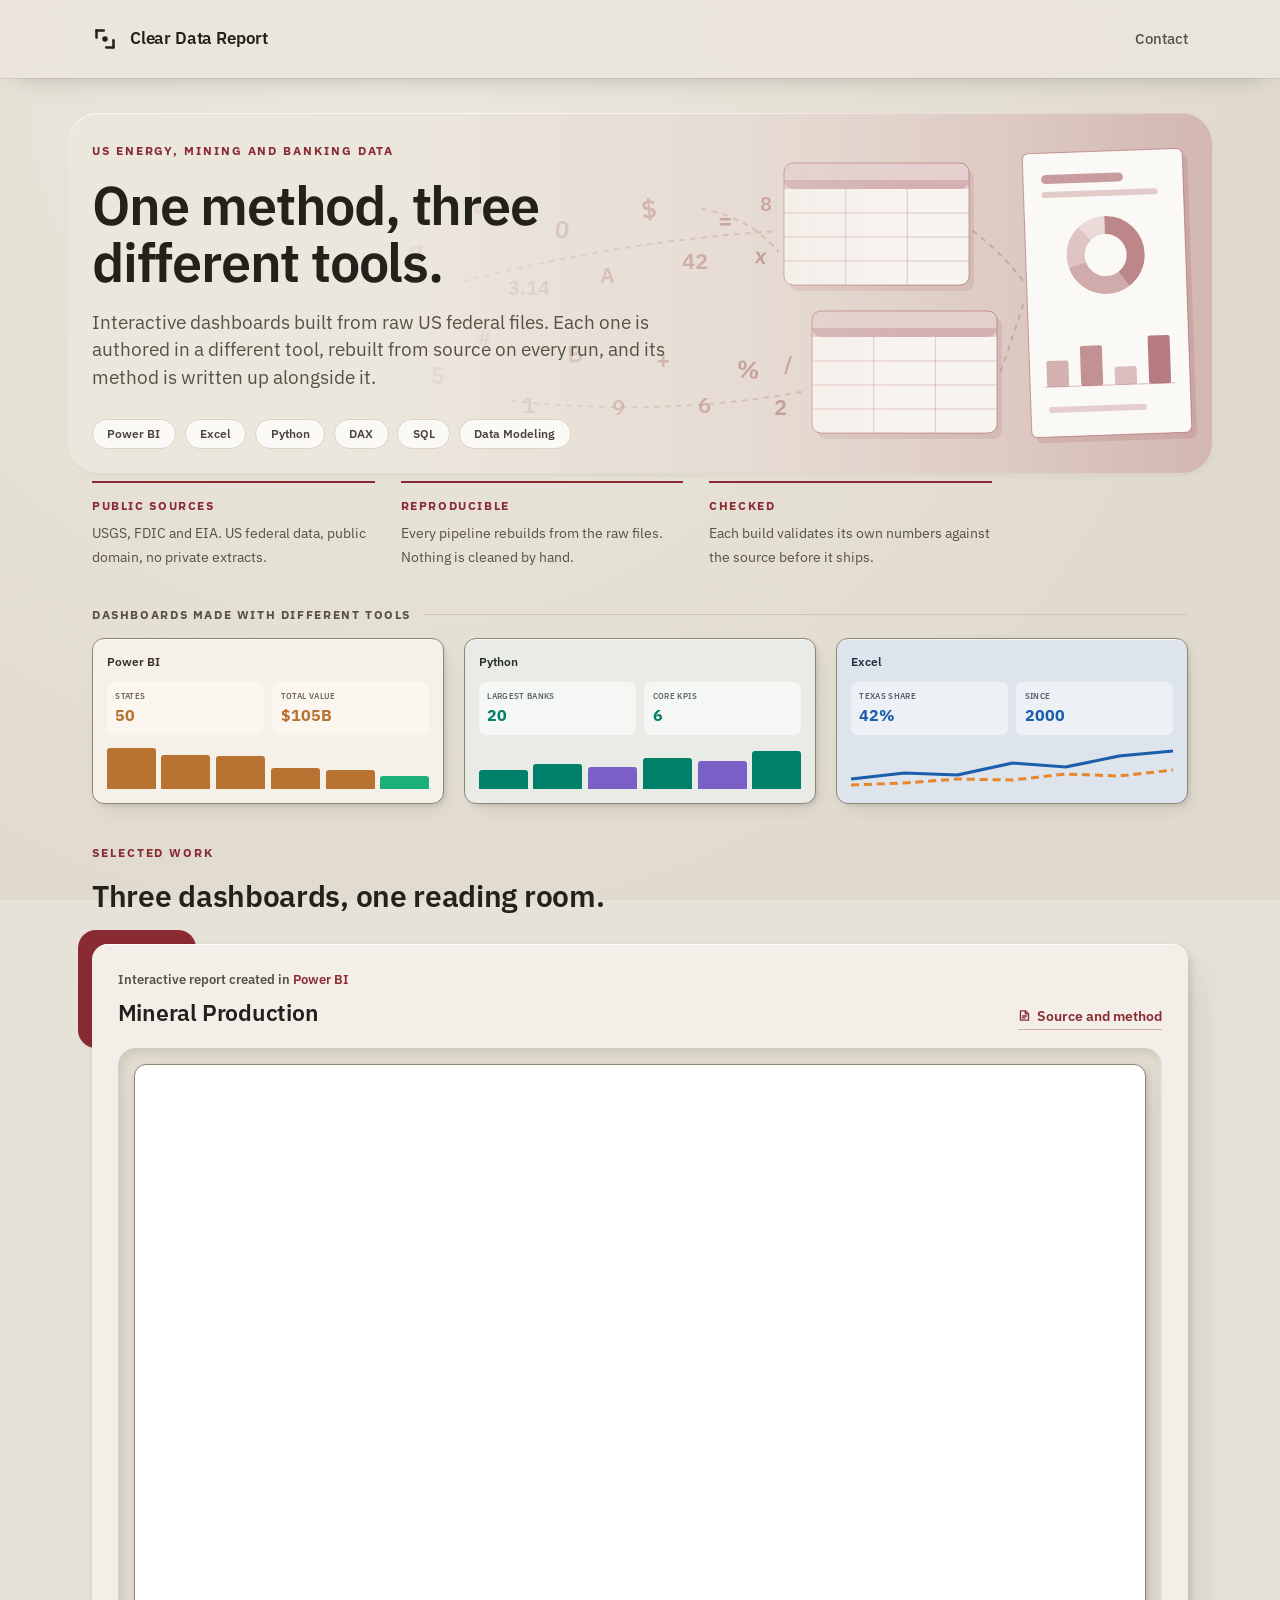
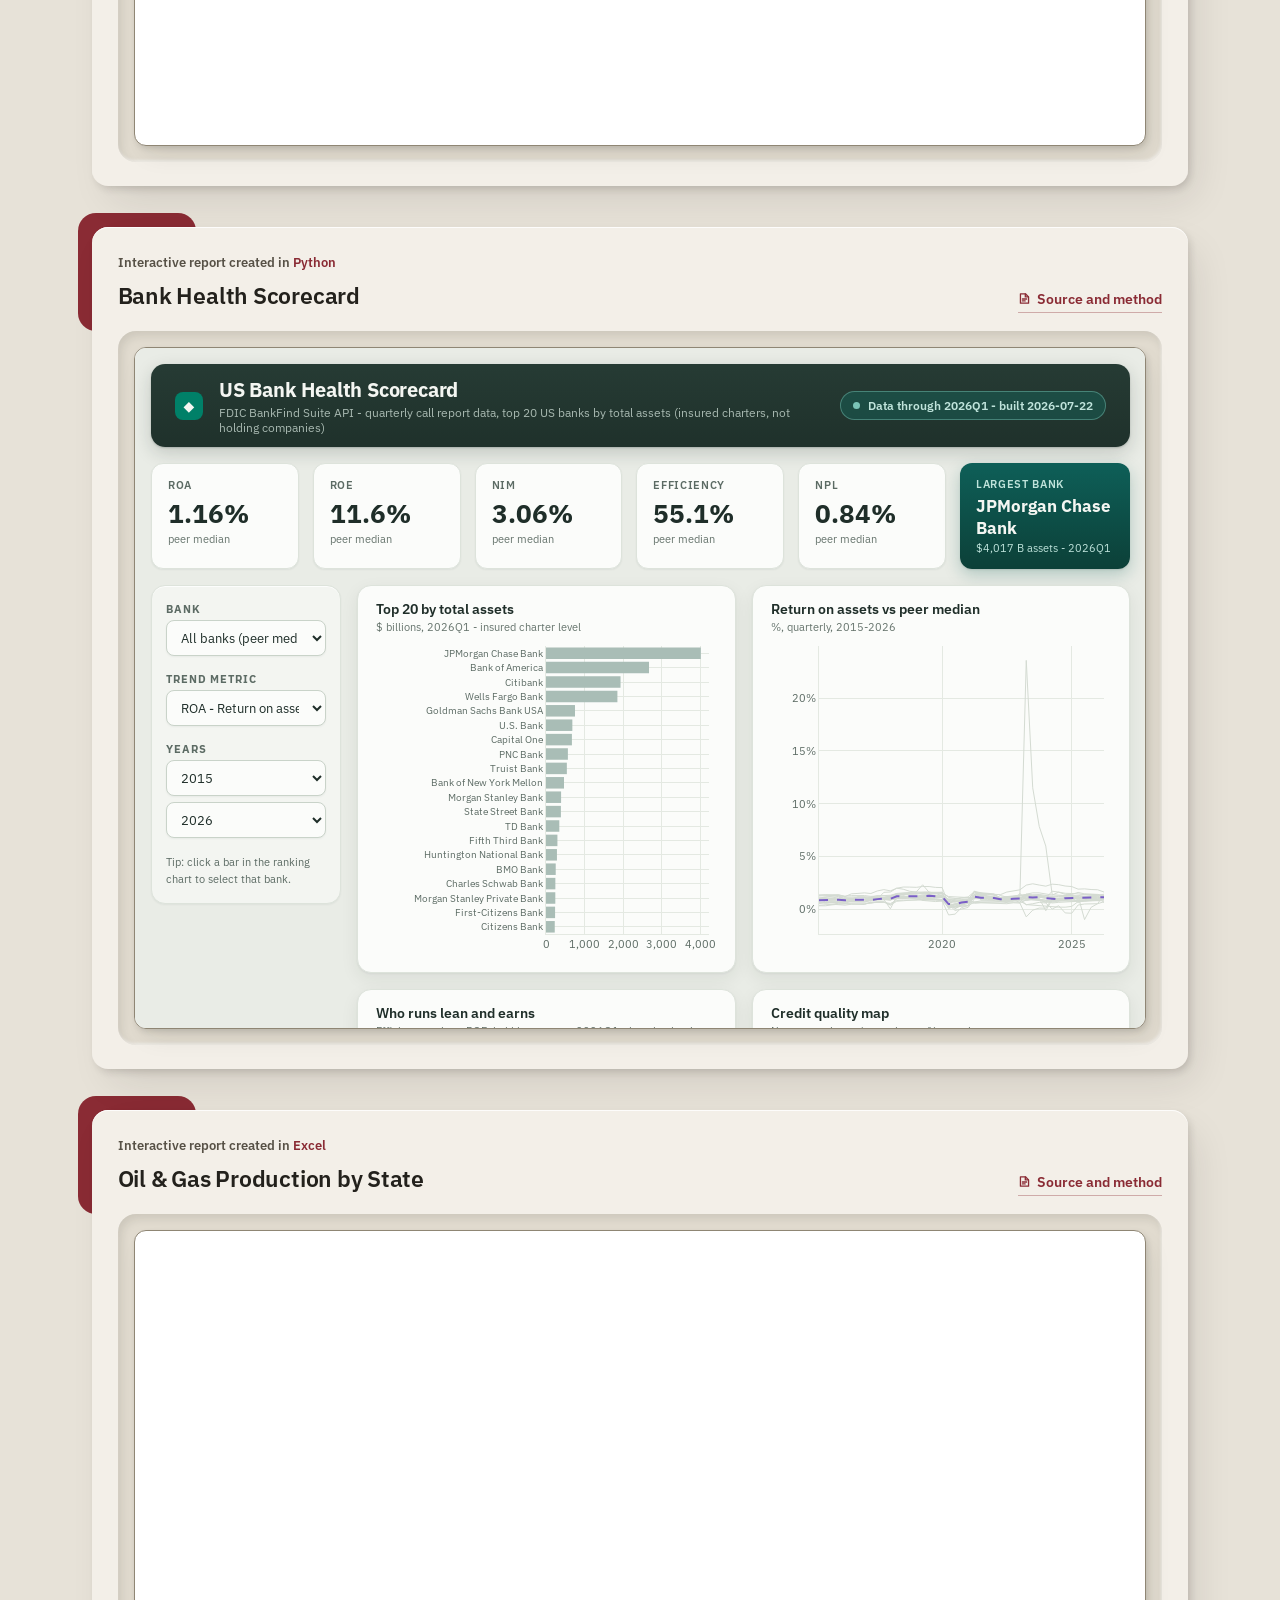
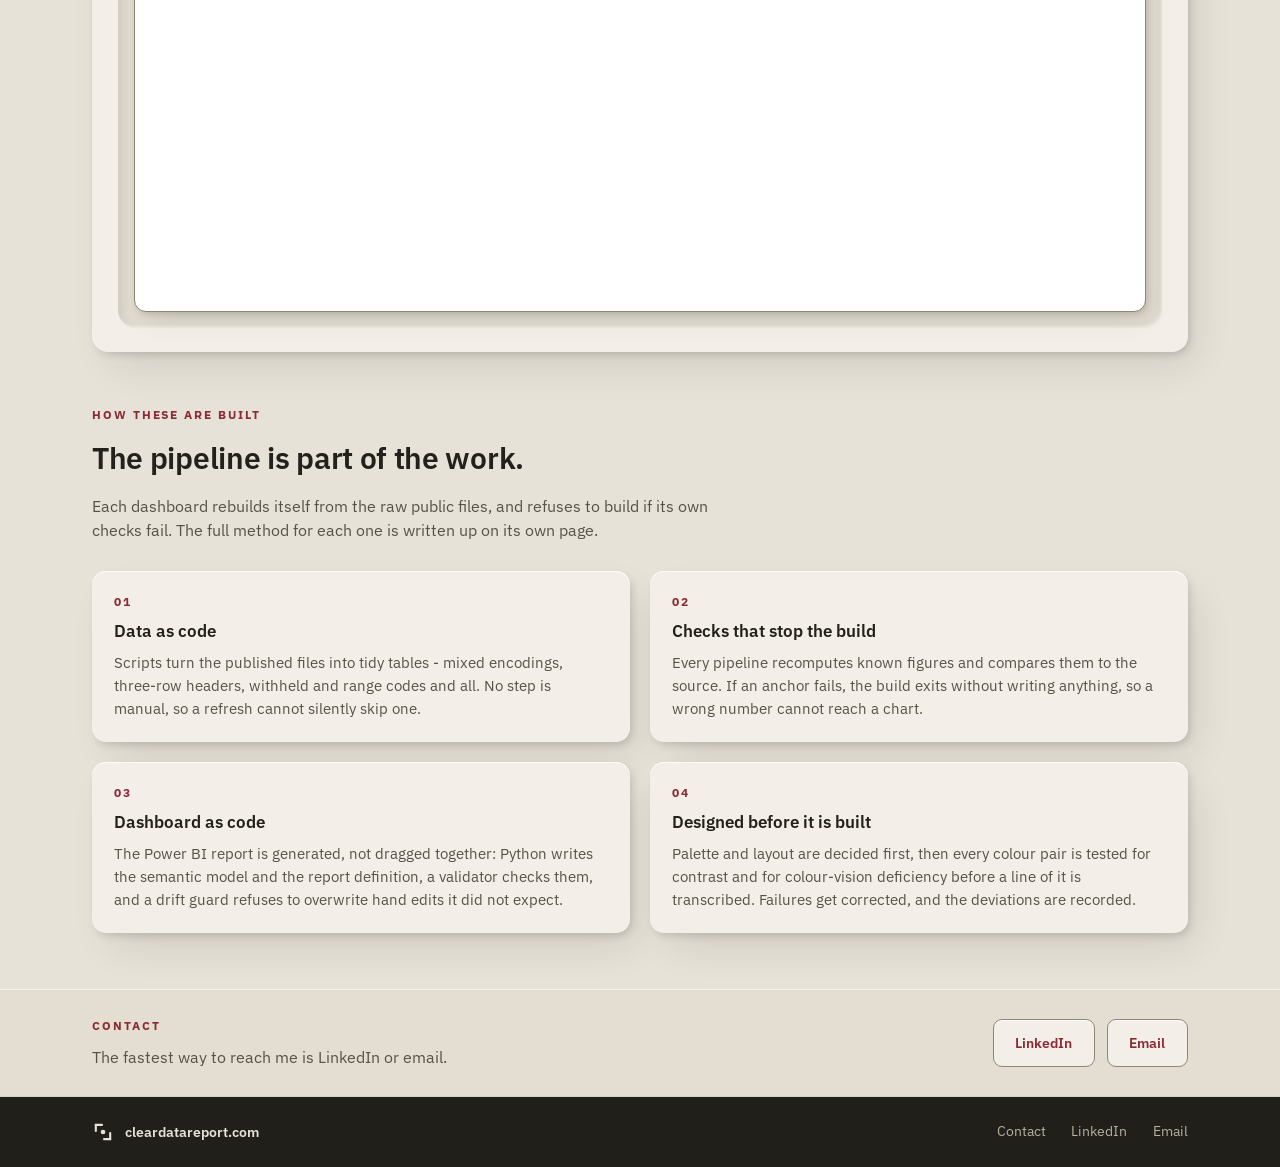
<file: index.html>
<!DOCTYPE html>
<html lang="en">
<head>
  <meta charset="UTF-8" />
  <meta name="viewport" content="width=device-width, initial-scale=1.0" />
  <title>Clear Data Report | Data Analytics Portfolio</title>
  <meta name="description" content="Clear Data Report - interactive dashboards on US federal energy, mining and banking data. Built in Power BI, Python and Excel, each rebuilt from source with its method written up." />

  <!-- Brand / social -->
  <link rel="icon" type="image/svg+xml" href="assets/favicon.svg" />
  <meta name="theme-color" content="#E7E2D8" />
  <meta property="og:type" content="website" />
  <meta property="og:title" content="Clear Data Report | Data Analytics Portfolio" />
  <meta property="og:description" content="Interactive dashboards on US federal energy, mining and banking data. Built in Power BI, Python and Excel, each with its method written up." />
  <meta property="og:url" content="https://cleardatareport.com" />
  <meta property="og:image" content="https://cleardatareport.com/assets/og-image.png" />
  <meta property="og:image:width" content="1200" />
  <meta property="og:image:height" content="630" />
  <meta name="twitter:card" content="summary_large_image" />
  <meta name="twitter:title" content="Clear Data Report | Data Analytics Portfolio" />
  <meta name="twitter:description" content="Interactive dashboards on US federal energy, mining and banking data. Built in Power BI, Python and Excel, each with its method written up." />
  <meta name="twitter:image" content="https://cleardatareport.com/assets/og-image.png" />

  <style>
    /* ===== Font (self-hosted, no external calls) ===== */
    @font-face {
      font-family: 'IBM Plex Sans';
      src: url('assets/fonts/IBMPlexSans-latin-var.woff2') format('woff2');
      font-weight: 400 700;
      font-style: normal;
      font-display: swap;
    }

    *, *::before, *::after { box-sizing: border-box; margin: 0; padding: 0; }

    /* ===== Bone Ledger palette =====
       Warm paper, graphite ink, one claret mark. Light source upper-left.
       Depth built from lightness + two-layer shadows, never blur.
       All text pairs validated WCAG AA (see the vault note). Deviations from the
       Claude Design export: --muted darkened to #575146 (design's #6E6656 was
       4.40:1 on canvas, under 4.5). */
    :root {
      --canvas: #E7E2D8;
      --header-bg: #EBE6DD;
      --card: #F3EFE8;
      --tray: #E1DBCF;
      --hero-panel: #ECE7DD;
      --contact-bg: #E4DED2;
      --footer-bg: #211F1A;

      --ink: #23211C;
      --secondary: #575146;
      --muted: #575146;
      --accent: #8A2B34;
      --accent-dark: #5E141C;
      --on-accent: #FBF9F5;

      --chip-bg: #FBF9F5;
      --chip-border: #DAD3C6;
      --chip-text: #4A453B;
      --border: #8F8674;

      --footer-text: #B8B0A0;
      --footer-brand: #E7E2D8;

      --wrap: 1160px;

      /* shadows (light from upper-left) */
      --hi-top: inset 0 1px 0 rgba(255,255,255,0.85);
      --sh-card: 3px 4px 8px -2px rgba(31,28,22,0.18), 12px 18px 40px -8px rgba(31,28,22,0.12);
      --sh-header: 0 1px 0 rgba(31,28,22,0.07), 0 12px 26px -16px rgba(31,28,22,0.30);
      --well-inset: inset 3px 4px 10px rgba(31,28,22,0.11), inset -1px -2px 3px rgba(255,255,255,0.55);
      --sh-btn: 2px 3px 7px -1px rgba(94,20,28,0.32), inset 0 1px 0 rgba(255,255,255,0.22);
      --sh-embed: 2px 3px 6px -1px rgba(31,28,22,0.16), 6px 12px 26px -6px rgba(31,28,22,0.10), inset 0 1px 0 rgba(255,255,255,0.7);
      --sh-thumb: 2px 2px 5px -1px rgba(31,28,22,0.14), 5px 9px 20px -7px rgba(31,28,22,0.12), inset 0 1px 0 rgba(255,255,255,0.7);
      --sh-hero-panel: inset 0 1px 0 rgba(255,255,255,0.75), 2px 4px 10px -5px rgba(31,28,22,0.10);
    }

    html { scroll-behavior: smooth; }

    body {
      font-family: 'IBM Plex Sans', -apple-system, BlinkMacSystemFont, "Segoe UI", Roboto, sans-serif;
      background: var(--canvas);
      background-image: radial-gradient(circle at 30% 10%, #ECE7DD, #E1DBCF 70%);
      background-attachment: fixed;
      color: var(--ink);
      min-height: 100vh;
      line-height: 1.5;
      display: flex;
      flex-direction: column;
      -webkit-font-smoothing: antialiased;
      text-rendering: optimizeLegibility;
    }

    a { color: var(--accent); text-decoration: none; transition: color 0.18s; }
    a:hover { color: var(--accent-dark); }
    svg { display: block; }

    [id] { scroll-margin-top: 96px; }

    /* ===== Header ===== */
    header {
      position: sticky;
      top: 0;
      z-index: 20;
      height: 78px;
      background: rgba(235, 230, 221, 0.9);
      backdrop-filter: blur(8px);
      box-shadow: var(--sh-header);
    }
    .header-inner {
      max-width: var(--wrap);
      margin: 0 auto;
      height: 100%;
      padding: 0 2rem;
      display: flex;
      align-items: center;
      justify-content: space-between;
    }
    .brand { display: inline-flex; align-items: center; gap: 12px; color: var(--ink); }
    .brand:hover { color: var(--ink); }
    .brand .mark { color: var(--ink); }
    .brand .word { font-size: 1.06rem; font-weight: 600; letter-spacing: -0.01em; }

    header nav { display: flex; align-items: center; gap: 1.9rem; }
    header nav a.navlink { color: var(--secondary); font-size: 0.94rem; font-weight: 500; }
    header nav a.navlink:hover { color: var(--ink); }

    .btn {
      display: inline-flex; align-items: center; gap: 0.45rem;
      font-size: 0.9rem; font-weight: 600;
      border-radius: 9px;
      transition: all 0.18s;
      cursor: pointer;
    }
    .btn-ghost {
      height: 48px; padding: 0 1.35rem;
      background: var(--card); color: var(--accent);
      border: 1px solid var(--border);
      box-shadow: var(--hi-top);
    }
    .btn-ghost:hover { border-color: var(--accent); color: var(--accent-dark); }

    /* ===== Layout ===== */
    main { flex: 1; width: 100%; max-width: var(--wrap); margin: 0 auto; padding: 0 2rem; }
    section { scroll-margin-top: 96px; }

    .eyebrow {
      font-size: 0.75rem; font-weight: 700; letter-spacing: 0.16em;
      text-transform: uppercase; color: var(--accent);
    }

    /* ===== Hero ===== */
    .hero { position: relative; padding: 4rem 0 2.5rem; }
    .hero-panel {
      position: absolute; z-index: 0;
      top: 2.2rem; left: -1.5rem; right: -1.5rem; height: 360px;
      background: var(--hero-panel);
      border-radius: 30px;
      box-shadow: var(--sh-hero-panel);
      overflow: hidden;
    }
    /* Panel artwork: raw values -> empty tables -> a finished report, left to right.
       Anchored right and faded out to the left so the headline keeps a clean field. */
    .hero-art { position: absolute; inset: 0; width: 100%; height: 100%; }
    .hero-inner { position: relative; z-index: 1; }
    .hero h1 {
      font-size: 3.4rem; font-weight: 600; letter-spacing: -0.022em;
      line-height: 1.05; color: var(--ink); max-width: 720px;
      margin: 1rem 0 0; text-wrap: balance;
    }
    .hero p.lead {
      font-size: 1.16rem; color: var(--secondary); max-width: 600px; margin: 1.15rem 0 0;
    }

    .skills-row { display: flex; flex-wrap: wrap; gap: 0.55rem; margin-top: 1.7rem; }
    .chip {
      display: inline-flex; align-items: center; height: 30px; padding: 0 0.9rem;
      border-radius: 999px; background: var(--chip-bg); border: 1px solid var(--chip-border);
      color: var(--chip-text); font-size: 0.75rem; font-weight: 600;
      box-shadow: var(--hi-top);
    }

    /* ===== Credibility strip =====
       The checkable equivalent of a years-and-titles credentials bar: every claim
       here can be verified from the method pages and the repos. Deliberately
       borderless - a full-width rule would cut across the hero panel edge. */
    .proof {
      margin-top: 2rem; position: relative; z-index: 1;
      display: grid; grid-template-columns: repeat(3, 1fr); gap: 1.6rem;
      max-width: 900px;
    }
    .proof div { padding-top: 0.85rem; border-top: 2px solid var(--accent); }
    .proof b {
      display: block; font-size: 0.72rem; font-weight: 700; letter-spacing: 0.14em;
      text-transform: uppercase; color: var(--accent); margin-bottom: 0.35rem;
    }
    .proof span { font-size: 0.88rem; color: var(--secondary); line-height: 1.45; }

    /* ===== Thumbnail rail ===== */
    .rail { margin-top: 2.4rem; position: relative; z-index: 1; }
    .rail-head { display: flex; align-items: center; gap: 0.8rem; margin-bottom: 0.9rem; }
    .rail-head .label {
      font-size: 0.72rem; font-weight: 700; letter-spacing: 0.14em;
      text-transform: uppercase; color: var(--secondary);
    }
    .rail-head .rule { height: 1px; flex: 1; background: #CFC7B7; }
    .rail-track { display: grid; grid-template-columns: repeat(3, 1fr); gap: 1.25rem; }

    .thumb {
      display: block; background: var(--t-bg);
      border: 1px solid var(--border); border-radius: 12px; padding: 0.85rem;
      box-shadow: var(--sh-thumb);
    }
    .thumb-head { display: flex; align-items: center; justify-content: space-between; margin-bottom: 0.7rem; }
    .thumb-name { font-size: 0.78rem; font-weight: 600; color: var(--t-name); }
    .thumb-tiles { display: flex; gap: 0.5rem; margin-bottom: 0.65rem; }
    .thumb-tile { flex: 1; background: var(--t-tile); border-radius: 7px; padding: 0.5rem 0.55rem; }
    .thumb-tile span { display: block; font-size: 0.53rem; font-weight: 600; letter-spacing: 0.04em; color: var(--t-sub); }
    .thumb-tile b { font-size: 1rem; font-weight: 700; font-variant-numeric: tabular-nums; }
    .thumb-bars { display: flex; align-items: flex-end; gap: 0.35rem; height: 44px; }
    .thumb-bars i { flex: 1; border-radius: 3px 3px 0 0; display: block; }

    .thumb--copper { --t-bg:#F5F0E8; --t-a:#B87333; --t-b:#1BAF7A; --t-tile:#FBF7F0; --t-name:#3A302A; --t-sub:#6E5F52; }
    .thumb--sage   { --t-bg:#E9ECE6; --t-a:#008068; --t-b:#7A5FC7; --t-tile:#F5F7F4; --t-name:#2A2E2A; --t-sub:#5B6560; }
    .thumb--slate  { --t-bg:#DDE4EC; --t-a:#1B5FAA; --t-b:#E8862E; --t-tile:#EDF1F6; --t-name:#20303F; --t-sub:#4C5B6A; }
    .thumb--copper .thumb-tile b { color:#B87333; }
    .thumb--sage   .thumb-tile b { color:#008068; }
    .thumb--slate  .thumb-tile b { color:#1B5FAA; }

    /* ===== Work section ===== */
    .work-head { margin-bottom: 1.6rem; }
    .work-head .eyebrow { margin-bottom: 0.7rem; display: block; }
    .work-title-row { display: flex; align-items: flex-end; justify-content: space-between; gap: 1rem; }
    .work-head h2 { font-size: 1.9rem; font-weight: 600; letter-spacing: -0.01em; color: var(--ink); }

    .projects { display: flex; flex-direction: column; gap: 2.6rem; }

    .project-card { position: relative; }
    .project-card::before {
      content: ""; position: absolute; top: -14px; left: -14px;
      width: 118px; height: 118px; background: var(--accent);
      border-radius: 18px; z-index: 0;
    }
    .card-surface {
      position: relative; z-index: 1;
      background: var(--card); border-radius: 16px;
      padding: 1.6rem 1.6rem 1.5rem;
      box-shadow: var(--sh-card), var(--hi-top);
    }

    .card-head {
      margin-bottom: 1.1rem;
      display: flex; align-items: flex-end; justify-content: space-between;
      gap: 1rem; flex-wrap: wrap;
    }
    .card-kicker { font-size: 0.82rem; font-weight: 600; color: var(--secondary); margin-bottom: 0.4rem; }
    .card-kicker span { color: var(--accent); }
    .project-card h3 { font-size: 1.42rem; font-weight: 600; letter-spacing: -0.01em; color: var(--ink); }

    /* Discreet documentation link - reads as a footnote to the work, not a CV link */
    .card-method {
      display: inline-flex; align-items: center; gap: 0.4rem;
      font-size: 0.85rem; font-weight: 600; color: var(--accent);
      padding-bottom: 0.2rem; white-space: nowrap;
      border-bottom: 1px solid rgba(138,43,52,0.35);
    }
    .card-method:hover { color: var(--accent-dark); border-bottom-color: var(--accent-dark); }
    .card-method svg { width: 13px; height: 13px; }

    /* ===== How these are built ===== */
    .build { margin-top: 3.4rem; }
    .build .eyebrow { display: block; margin-bottom: 0.7rem; }
    .build h2 { font-size: 1.9rem; font-weight: 600; letter-spacing: -0.01em; color: var(--ink); }
    .build > p.build-lead {
      font-size: 1.02rem; color: var(--secondary); max-width: 660px; margin-top: 0.8rem;
    }
    .build-grid {
      margin-top: 1.8rem;
      display: grid; grid-template-columns: repeat(2, 1fr); gap: 1.25rem;
    }
    .build-card {
      background: var(--card); border-radius: 14px; padding: 1.35rem 1.4rem;
      box-shadow: var(--sh-card), var(--hi-top);
    }
    .build-card .step {
      font-size: 0.72rem; font-weight: 700; letter-spacing: 0.14em;
      text-transform: uppercase; color: var(--accent); display: block; margin-bottom: 0.5rem;
    }
    .build-card h3 { font-size: 1.08rem; font-weight: 600; color: var(--ink); margin-bottom: 0.5rem; }
    .build-card p { font-size: 0.92rem; color: var(--secondary); line-height: 1.55; }

    /* recessed well + framed embed */
    .embed-well {
      position: relative; background: var(--tray);
      border-radius: 18px; padding: 1rem;
      box-shadow: var(--well-inset);
    }
    .embed-frame {
      border: 1px solid var(--border); border-radius: 12px; overflow: hidden;
      box-shadow: var(--sh-embed); background: #ffffff;
    }
    .embed-frame iframe { display: block; width: 100%; height: 680px; border: none; }

    /* ===== Contact ===== */
    .contact-band {
      margin-top: 3.5rem;
      background: var(--contact-bg);
      box-shadow: inset 0 1px 0 rgba(255,255,255,0.6), inset 0 -1px 0 rgba(31,28,22,0.06);
    }
    .contact-inner {
      max-width: var(--wrap); margin: 0 auto; padding: 1.75rem 2rem;
      display: flex; align-items: center; justify-content: space-between; gap: 1.5rem; flex-wrap: wrap;
    }
    .contact-inner .eyebrow { display: block; margin-bottom: 0.6rem; }
    .contact-inner p { font-size: 1rem; color: var(--secondary); }
    .contact-actions { display: flex; gap: 0.75rem; flex-wrap: wrap; }

    /* ===== Footer ===== */
    footer { background: var(--footer-bg); }
    .footer-inner {
      max-width: var(--wrap); margin: 0 auto; padding: 1.5rem 2rem;
      display: flex; align-items: center; justify-content: space-between; gap: 1rem; flex-wrap: wrap;
    }
    .footer-brand { display: inline-flex; align-items: center; gap: 0.7rem; color: var(--footer-brand); }
    .footer-brand span { font-size: 0.9rem; font-weight: 600; }
    .footer-links { display: flex; gap: 1.6rem; flex-wrap: wrap; }
    .footer-links a { color: var(--footer-text); font-size: 0.88rem; }
    .footer-links a:hover { color: var(--footer-brand); }

    /* ===== Responsive ===== */
    @media (max-width: 860px) {
      .rail-track { grid-template-columns: 1fr; }
      .proof { grid-template-columns: 1fr; gap: 1.1rem; }
      .build-grid { grid-template-columns: 1fr; }
    }
    @media (max-width: 720px) {
      .card-head { flex-direction: column; align-items: flex-start; gap: 0.6rem; }
      .build h2 { font-size: 1.5rem; }
      .header-inner { padding: 0 1.2rem; }
      header nav { gap: 1rem; }
      main { padding: 0 1.2rem; }
      .hero { padding: 2.75rem 0 2rem; }
      .hero-panel { display: none; }
      .hero h1 { font-size: 2.05rem; }
      .hero p.lead { font-size: 1.02rem; }
      .btn-ghost { height: 44px; }
      .card-surface { padding: 1.15rem 1.15rem 1.2rem; }
      .work-title-row { flex-direction: column; align-items: flex-start; gap: 0.4rem; }
      .work-head h2 { font-size: 1.5rem; }
      .embed-frame iframe { height: 480px; }
      .project-card::before { width: 84px; height: 84px; top: -10px; left: -10px; }
      .contact-inner, .footer-inner { padding-left: 1.2rem; padding-right: 1.2rem; }
    }
  </style>
</head>
<body id="top">

  <header>
    <div class="header-inner">
      <a href="#top" class="brand">
        <span class="mark">
          <svg width="26" height="26" viewBox="0 0 32 32" fill="currentColor" aria-hidden="true">
            <rect x="4" y="4" width="12" height="3.1" rx="1.4"/>
            <rect x="4" y="4" width="3.1" height="12" rx="1.4"/>
            <rect x="16" y="24.9" width="12" height="3.1" rx="1.4"/>
            <rect x="24.9" y="16" width="3.1" height="12" rx="1.4"/>
            <circle cx="16" cy="16" r="3.4"/>
          </svg>
        </span>
        <span class="word">Clear Data Report</span>
      </a>
      <nav>
        <a class="navlink" href="#contact">Contact</a>
      </nav>
    </div>
  </header>

  <main>

    <!-- ===== Hero ===== -->
    <section class="hero">
      <div class="hero-panel" aria-hidden="true">
        <svg class="hero-art" viewBox="0 0 1200 360" preserveAspectRatio="xMaxYMid slice" xmlns="http://www.w3.org/2000/svg">
          <defs>
            <!-- claret wash, strongest at the right edge, gone before the headline -->
            <linearGradient id="wash" gradientUnits="userSpaceOnUse" x1="360" y1="0" x2="1200" y2="0">
              <stop offset="0" stop-color="#8A2B34" stop-opacity="0" />
              <stop offset="0.45" stop-color="#8A2B34" stop-opacity="0.06" />
              <stop offset="0.75" stop-color="#8A2B34" stop-opacity="0.15" />
              <stop offset="1" stop-color="#8A2B34" stop-opacity="0.26" />
            </linearGradient>
            <linearGradient id="fadeGrad" gradientUnits="userSpaceOnUse" x1="300" y1="0" x2="900" y2="0">
              <stop offset="0" stop-color="#000000" />
              <stop offset="1" stop-color="#ffffff" />
            </linearGradient>
            <mask id="fadeLeft">
              <rect x="0" y="0" width="1200" height="360" fill="url(#fadeGrad)" />
            </mask>
          </defs>

          <rect x="0" y="0" width="1200" height="360" fill="url(#wash)" />

          <g mask="url(#fadeLeft)">

            <!-- 1. loose values floating in -->
            <g fill="#8A2B34" font-family="IBM Plex Sans, sans-serif" font-weight="600">
              <text x="398" y="152" font-size="26" opacity="0.34" transform="rotate(-6 398 152)">7</text>
              <text x="450" y="100" font-size="22" opacity="0.30">%</text>
              <text x="496" y="182" font-size="20" opacity="0.26">3.14</text>
              <text x="542" y="124" font-size="24" opacity="0.36" transform="rotate(7 542 124)">0</text>
              <text x="588" y="170" font-size="22" opacity="0.34">A</text>
              <text x="630" y="106" font-size="26" opacity="0.40" transform="rotate(-5 630 106)">$</text>
              <text x="670" y="156" font-size="22" opacity="0.42">42</text>
              <text x="706" y="116" font-size="24" opacity="0.44">=</text>
              <text x="742" y="150" font-size="22" opacity="0.46" transform="rotate(6 742 150)">x</text>
              <text x="748" y="98" font-size="20" opacity="0.38">8</text>

              <text x="418" y="270" font-size="24" opacity="0.30" transform="rotate(5 418 270)">5</text>
              <text x="466" y="232" font-size="20" opacity="0.28">#</text>
              <text x="510" y="300" font-size="22" opacity="0.30">1</text>
              <text x="556" y="250" font-size="24" opacity="0.34" transform="rotate(-6 556 250)">B</text>
              <text x="600" y="302" font-size="22" opacity="0.36">9</text>
              <text x="644" y="256" font-size="24" opacity="0.38">+</text>
              <text x="686" y="300" font-size="22" opacity="0.40">6</text>
              <text x="724" y="264" font-size="24" opacity="0.44" transform="rotate(5 724 264)">%</text>
              <text x="762" y="302" font-size="22" opacity="0.42">2</text>
              <text x="772" y="258" font-size="20" opacity="0.40">/</text>
            </g>

            <!-- flow lines: values into the tables, tables into the report -->
            <g fill="none" stroke="#8A2B34" stroke-opacity="0.22" stroke-width="2"
               stroke-dasharray="4 7" stroke-linecap="round">
              <path d="M 452 168 Q 610 128 766 118" />
              <path d="M 690 96 Q 736 104 766 138" />
              <path d="M 500 288 Q 656 304 794 278" />
              <path d="M 961 118 Q 992 142 1011 168" />
              <path d="M 989 258 Q 1002 220 1011 192" />
            </g>

            <!-- 2. two empty tables -->
            <g>
              <rect x="777" y="56" width="185" height="122" rx="9" fill="#8A2B34" opacity="0.10" />
              <rect x="772" y="50" width="185" height="122" rx="9" fill="#FBF9F5" opacity="0.92" />
              <rect x="772" y="50" width="185" height="122" rx="9" fill="none" stroke="#8A2B34" stroke-opacity="0.38" />
              <rect x="772" y="50" width="185" height="26" rx="9" fill="#8A2B34" opacity="0.18" />
              <rect x="772" y="67" width="185" height="9" fill="#8A2B34" opacity="0.18" />
              <g stroke="#8A2B34" stroke-opacity="0.22">
                <path d="M 833.7 76 V 172 M 895.3 76 V 172" />
                <path d="M 772 100 H 957 M 772 124 H 957 M 772 148 H 957" />
              </g>

              <rect x="805" y="204" width="185" height="122" rx="9" fill="#8A2B34" opacity="0.10" />
              <rect x="800" y="198" width="185" height="122" rx="9" fill="#FBF9F5" opacity="0.92" />
              <rect x="800" y="198" width="185" height="122" rx="9" fill="none" stroke="#8A2B34" stroke-opacity="0.38" />
              <rect x="800" y="198" width="185" height="26" rx="9" fill="#8A2B34" opacity="0.18" />
              <rect x="800" y="215" width="185" height="9" fill="#8A2B34" opacity="0.18" />
              <g stroke="#8A2B34" stroke-opacity="0.22">
                <path d="M 861.7 224 V 320 M 923.3 224 V 320" />
                <path d="M 800 248 H 985 M 800 272 H 985 M 800 296 H 985" />
              </g>
            </g>

            <!-- 3. the finished report -->
            <g transform="rotate(-2 1095 180)">
              <rect x="1020" y="44" width="160" height="284" rx="6" fill="#8A2B34" opacity="0.12" />
              <rect x="1015" y="38" width="160" height="284" rx="6" fill="#FBF9F5" />
              <rect x="1015" y="38" width="160" height="284" rx="6" fill="none" stroke="#8A2B34" stroke-opacity="0.40" />

              <rect x="1033" y="60" width="82" height="9" rx="4.5" fill="#8A2B34" opacity="0.45" />
              <rect x="1033" y="77" width="116" height="6" rx="3" fill="#8A2B34" opacity="0.22" />

              <g fill="none" stroke="#8A2B34" stroke-width="18" transform="rotate(-90 1095 142)">
                <circle cx="1095" cy="142" r="30" stroke-opacity="0.55" stroke-dasharray="75.4 113.1" />
                <circle cx="1095" cy="142" r="30" stroke-opacity="0.38" stroke-dasharray="56.5 132" stroke-dashoffset="-75.4" />
                <circle cx="1095" cy="142" r="30" stroke-opacity="0.26" stroke-dasharray="33.9 154.6" stroke-dashoffset="-131.9" />
                <circle cx="1095" cy="142" r="30" stroke-opacity="0.15" stroke-dasharray="22.6 165.9" stroke-dashoffset="-165.8" />
              </g>

              <g fill="#8A2B34">
                <rect x="1032" y="246" width="22" height="26" rx="2" opacity="0.35" />
                <rect x="1066" y="232" width="22" height="40" rx="2" opacity="0.50" />
                <rect x="1100" y="254" width="22" height="18" rx="2" opacity="0.28" />
                <rect x="1134" y="224" width="22" height="48" rx="2" opacity="0.60" />
              </g>
              <path d="M 1030 272 H 1160" stroke="#8A2B34" stroke-opacity="0.30" />
              <rect x="1033" y="292" width="98" height="6" rx="3" fill="#8A2B34" opacity="0.20" />
            </g>

          </g>
        </svg>
      </div>
      <div class="hero-inner">
        <p class="eyebrow">US energy, mining and banking data</p>
        <h1>One method, three different tools.</h1>
        <p class="lead">
          Interactive dashboards built from raw US federal files. Each one is
          authored in a different tool, rebuilt from source on every run, and its
          method is written up alongside it.
        </p>

        <div class="skills-row">
          <span class="chip">Power BI</span>
          <span class="chip">Excel</span>
          <span class="chip">Python</span>
          <span class="chip">DAX</span>
          <span class="chip">SQL</span>
          <span class="chip">Data Modeling</span>
        </div>

        <div class="proof">
          <div>
            <b>Public sources</b>
            <span>USGS, FDIC and EIA. US federal data, public domain, no private extracts.</span>
          </div>
          <div>
            <b>Reproducible</b>
            <span>Every pipeline rebuilds from the raw files. Nothing is cleaned by hand.</span>
          </div>
          <div>
            <b>Checked</b>
            <span>Each build validates its own numbers against the source before it ships.</span>
          </div>
        </div>

        <!-- Preview rail: the three dashboards, palette-matched to each embed below -->
        <div class="rail">
          <div class="rail-head">
            <span class="label">Dashboards made with different tools</span>
            <span class="rule" aria-hidden="true"></span>
          </div>
          <div class="rail-track">

            <div class="thumb thumb--copper">
              <div class="thumb-head">
                <span class="thumb-name">Power BI</span>
              </div>
              <div class="thumb-tiles">
                <div class="thumb-tile"><span>STATES</span><b>50</b></div>
                <div class="thumb-tile"><span>TOTAL VALUE</span><b>$105B</b></div>
              </div>
              <!-- top 6 producing states, heights to scale: NV 12.6 / AZ 10.4 / TX 10.2 / AK 6.4 / CA 5.9 / UT 3.9 ($B) -->
              <div class="thumb-bars">
                <i style="height:95%;background:var(--t-a)"></i>
                <i style="height:78%;background:var(--t-a)"></i>
                <i style="height:77%;background:var(--t-a)"></i>
                <i style="height:48%;background:var(--t-a)"></i>
                <i style="height:44%;background:var(--t-a)"></i>
                <i style="height:30%;background:var(--t-b)"></i>
              </div>
            </div>

            <div class="thumb thumb--sage">
              <div class="thumb-head">
                <span class="thumb-name">Python</span>
              </div>
              <div class="thumb-tiles">
                <div class="thumb-tile"><span>LARGEST BANKS</span><b>20</b></div>
                <div class="thumb-tile"><span>CORE KPIS</span><b>6</b></div>
              </div>
              <div class="thumb-bars">
                <i style="height:44%;background:var(--t-a)"></i>
                <i style="height:58%;background:var(--t-a)"></i>
                <i style="height:50%;background:var(--t-b)"></i>
                <i style="height:72%;background:var(--t-a)"></i>
                <i style="height:64%;background:var(--t-b)"></i>
                <i style="height:88%;background:var(--t-a)"></i>
              </div>
            </div>

            <div class="thumb thumb--slate">
              <div class="thumb-head">
                <span class="thumb-name">Excel</span>
              </div>
              <div class="thumb-tiles">
                <div class="thumb-tile"><span>TEXAS SHARE</span><b>42%</b></div>
                <div class="thumb-tile"><span>SINCE</span><b>2000</b></div>
              </div>
              <div class="thumb-bars" style="align-items:stretch">
                <svg viewBox="0 0 200 44" preserveAspectRatio="none" style="width:100%;height:44px">
                  <polyline points="0,34 33,28 66,30 100,18 133,22 166,11 200,6" fill="none" stroke="var(--t-a)" stroke-width="3"/>
                  <polyline points="0,40 33,38 66,34 100,35 133,29 166,31 200,25" fill="none" stroke="var(--t-b)" stroke-width="3" stroke-dasharray="5 3"/>
                </svg>
              </div>
            </div>

          </div>
        </div>
      </div>
    </section>

    <!-- ===== Work ===== -->
    <section id="work">
      <div class="work-head">
        <span class="eyebrow">Selected work</span>
        <div class="work-title-row">
          <h2>Three dashboards, one reading room.</h2>
        </div>
      </div>

      <div class="projects">

        <!-- Project 1: Power BI -->
        <article class="project-card" id="proj-1">
          <div class="card-surface">
            <div class="card-head">
              <div>
                <p class="card-kicker">Interactive report created in <span>Power BI</span></p>
                <h3>Mineral Production</h3>
              </div>
              <a class="card-method" href="method/mineral-production/">
                <svg viewBox="0 0 16 16" fill="none" stroke="currentColor" stroke-width="1.6" aria-hidden="true">
                  <path d="M3 2.2h6.2L13 6v7.8H3z" stroke-linejoin="round"/>
                  <path d="M9 2.4V6h3.6M5.4 8.6h5.2M5.4 11h3.4" stroke-linecap="round"/>
                </svg>
                Source and method
              </a>
            </div>
            <div class="embed-well">
              <div class="embed-frame">
                <iframe
                  title="Mineral Production dashboard"
                  src="https://app.powerbi.com/view?r=eyJrIjoiZDQzMzk5MjYtZjk3Ny00Zjc3LWI2MjgtNWY5ZGJlNDllNjk2IiwidCI6IjVkNjE0ZDU2LWJiYjItNGZlNC1iOTI2LWFlNTQzMjdkYjcyMiIsImMiOjR9"
                  allowFullScreen
                  loading="lazy"
                ></iframe>
              </div>
            </div>
          </div>
        </article>

        <!-- Project 2: Python -->
        <article class="project-card" id="proj-2">
          <div class="card-surface">
            <div class="card-head">
              <div>
                <p class="card-kicker">Interactive report created in <span>Python</span></p>
                <h3>Bank Health Scorecard</h3>
              </div>
              <a class="card-method" href="method/bank-scorecard/">
                <svg viewBox="0 0 16 16" fill="none" stroke="currentColor" stroke-width="1.6" aria-hidden="true">
                  <path d="M3 2.2h6.2L13 6v7.8H3z" stroke-linejoin="round"/>
                  <path d="M9 2.4V6h3.6M5.4 8.6h5.2M5.4 11h3.4" stroke-linecap="round"/>
                </svg>
                Source and method
              </a>
            </div>
            <div class="embed-well">
              <div class="embed-frame">
                <iframe
                  title="Bank Health Scorecard dashboard"
                  src="bank-scorecard/index.html"
                  allowFullScreen
                  loading="lazy"
                ></iframe>
              </div>
            </div>
          </div>
        </article>

        <!-- Project 3: Excel -->
        <article class="project-card" id="proj-3">
          <div class="card-surface">
            <div class="card-head">
              <div>
                <p class="card-kicker">Interactive report created in <span>Excel</span></p>
                <h3>Oil &amp; Gas Production by State</h3>
              </div>
              <a class="card-method" href="method/oil-gas/">
                <svg viewBox="0 0 16 16" fill="none" stroke="currentColor" stroke-width="1.6" aria-hidden="true">
                  <path d="M3 2.2h6.2L13 6v7.8H3z" stroke-linejoin="round"/>
                  <path d="M9 2.4V6h3.6M5.4 8.6h5.2M5.4 11h3.4" stroke-linecap="round"/>
                </svg>
                Source and method
              </a>
            </div>
            <div class="embed-well">
              <div class="embed-frame">
                <iframe
                  title="Oil and Gas Production by State dashboard"
                  src="https://1drv.ms/x/c/8b9dce2adebd1c92/IQQADEfxgzU7QpBGP6b-vtZeAX0a1bPmk8zwePT5af32Iqc"
                  allowFullScreen
                  loading="lazy"
                ></iframe>
              </div>
            </div>
          </div>
        </article>

      </div>
    </section>

    <!-- ===== How these are built ===== -->
    <section id="how" class="build">
      <span class="eyebrow">How these are built</span>
      <h2>The pipeline is part of the work.</h2>
      <p class="build-lead">
        Each dashboard rebuilds itself from the raw public files, and refuses to
        build if its own checks fail. The full method for each one is written up
        on its own page.
      </p>

      <div class="build-grid">
        <div class="build-card">
          <span class="step">01</span>
          <h3>Data as code</h3>
          <p>
            Scripts turn the published files into tidy tables - mixed encodings,
            three-row headers, withheld and range codes and all. No step is manual,
            so a refresh cannot silently skip one.
          </p>
        </div>
        <div class="build-card">
          <span class="step">02</span>
          <h3>Checks that stop the build</h3>
          <p>
            Every pipeline recomputes known figures and compares them to the source.
            If an anchor fails, the build exits without writing anything, so a wrong
            number cannot reach a chart.
          </p>
        </div>
        <div class="build-card">
          <span class="step">03</span>
          <h3>Dashboard as code</h3>
          <p>
            The Power BI report is generated, not dragged together: Python writes the
            semantic model and the report definition, a validator checks them, and a
            drift guard refuses to overwrite hand edits it did not expect.
          </p>
        </div>
        <div class="build-card">
          <span class="step">04</span>
          <h3>Designed before it is built</h3>
          <p>
            Palette and layout are decided first, then every colour pair is tested for
            contrast and for colour-vision deficiency before a line of it is
            transcribed. Failures get corrected, and the deviations are recorded.
          </p>
        </div>
      </div>
    </section>

  </main>

  <!-- ===== Contact ===== -->
  <section id="contact" class="contact-band">
    <div class="contact-inner">
      <div>
        <span class="eyebrow">Contact</span>
        <p>The fastest way to reach me is LinkedIn or email.</p>
      </div>
      <div class="contact-actions">
        <a class="btn btn-ghost" href="https://www.linkedin.com/in/johndpereyra" target="_blank" rel="noopener">LinkedIn</a>
        <a class="btn btn-ghost" href="mailto:johnd.pereyra@gmail.com">Email</a>
      </div>
    </div>
  </section>

  <footer>
    <div class="footer-inner">
      <div class="footer-brand">
        <span class="mark">
          <svg width="22" height="22" viewBox="0 0 32 32" fill="currentColor" aria-hidden="true">
            <rect x="4" y="4" width="12" height="3.1" rx="1.4"/>
            <rect x="4" y="4" width="3.1" height="12" rx="1.4"/>
            <rect x="16" y="24.9" width="12" height="3.1" rx="1.4"/>
            <rect x="24.9" y="16" width="3.1" height="12" rx="1.4"/>
            <circle cx="16" cy="16" r="3.4"/>
          </svg>
        </span>
        <span>cleardatareport.com</span>
      </div>
      <div class="footer-links">
        <a href="#contact">Contact</a>
        <a href="https://www.linkedin.com/in/johndpereyra" target="_blank" rel="noopener">LinkedIn</a>
        <a href="mailto:johnd.pereyra@gmail.com">Email</a>
      </div>
    </div>
  </footer>

</body>
</html>
</file>
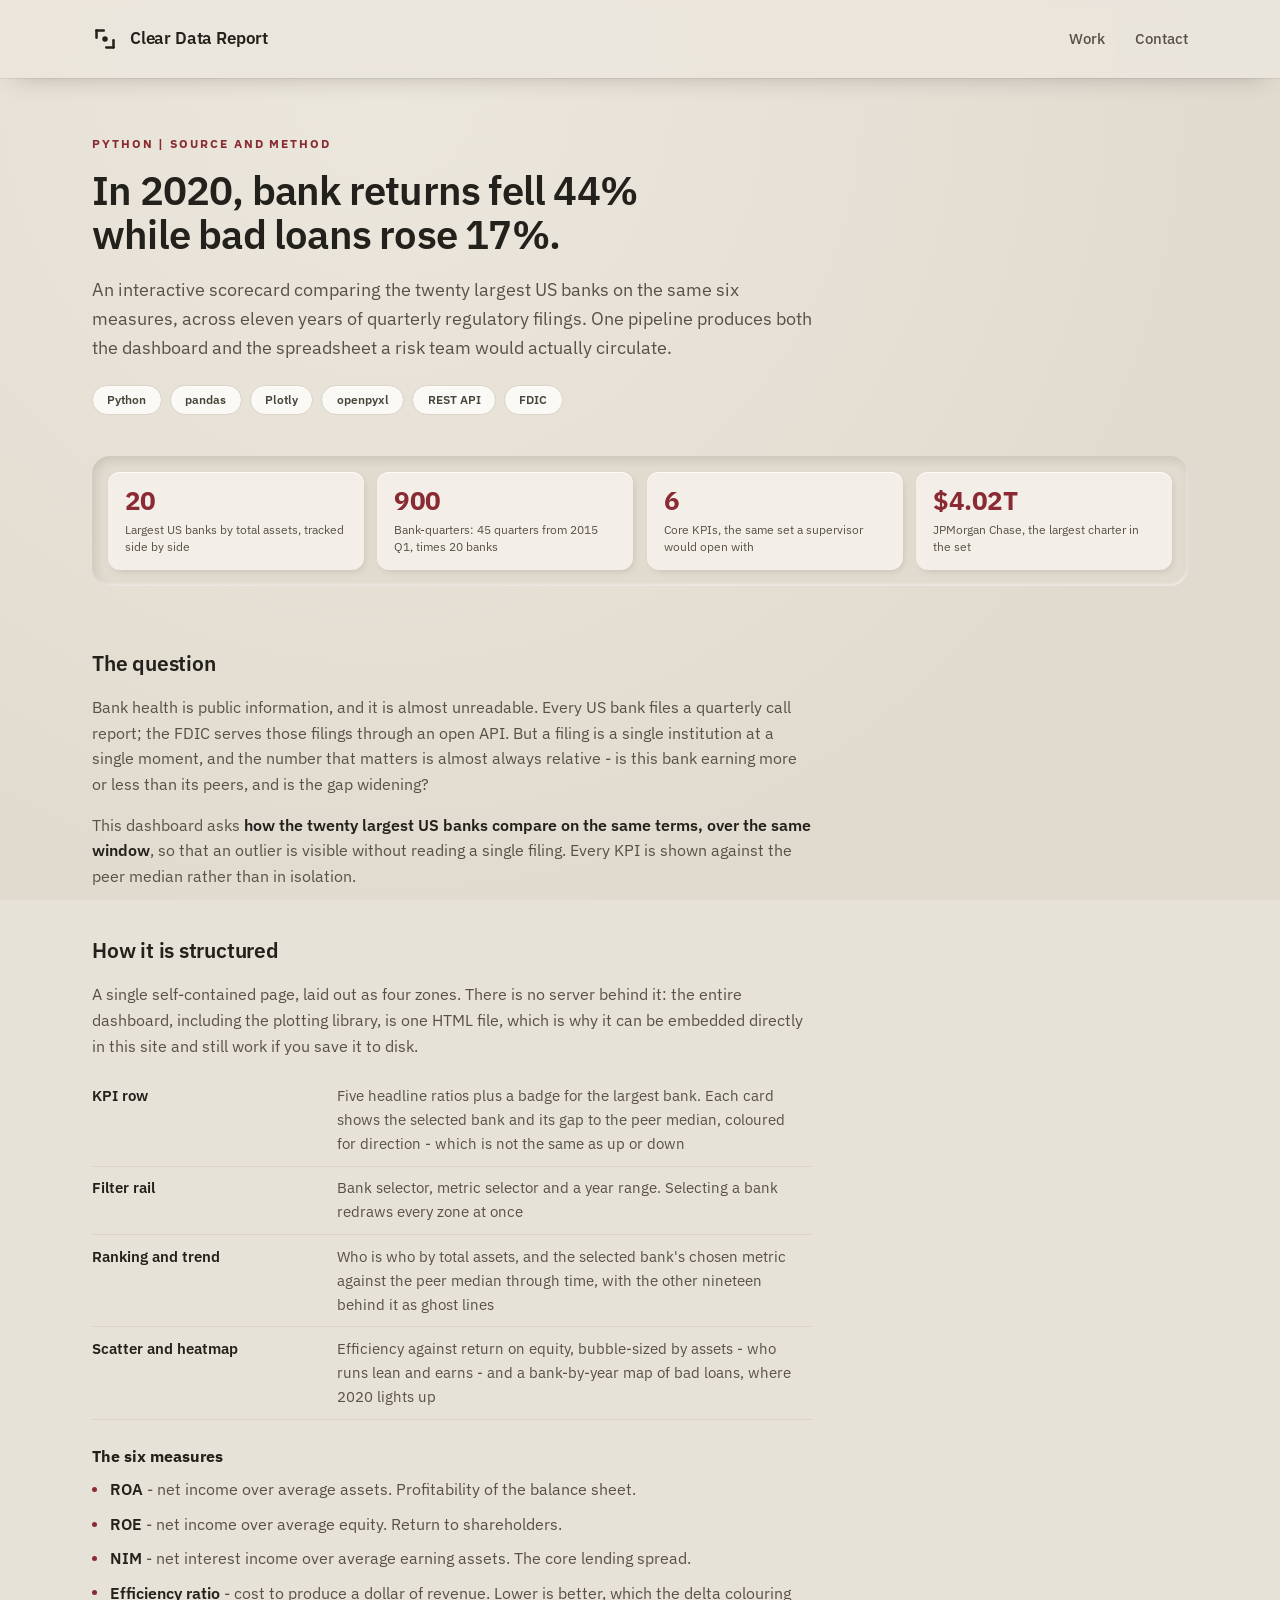
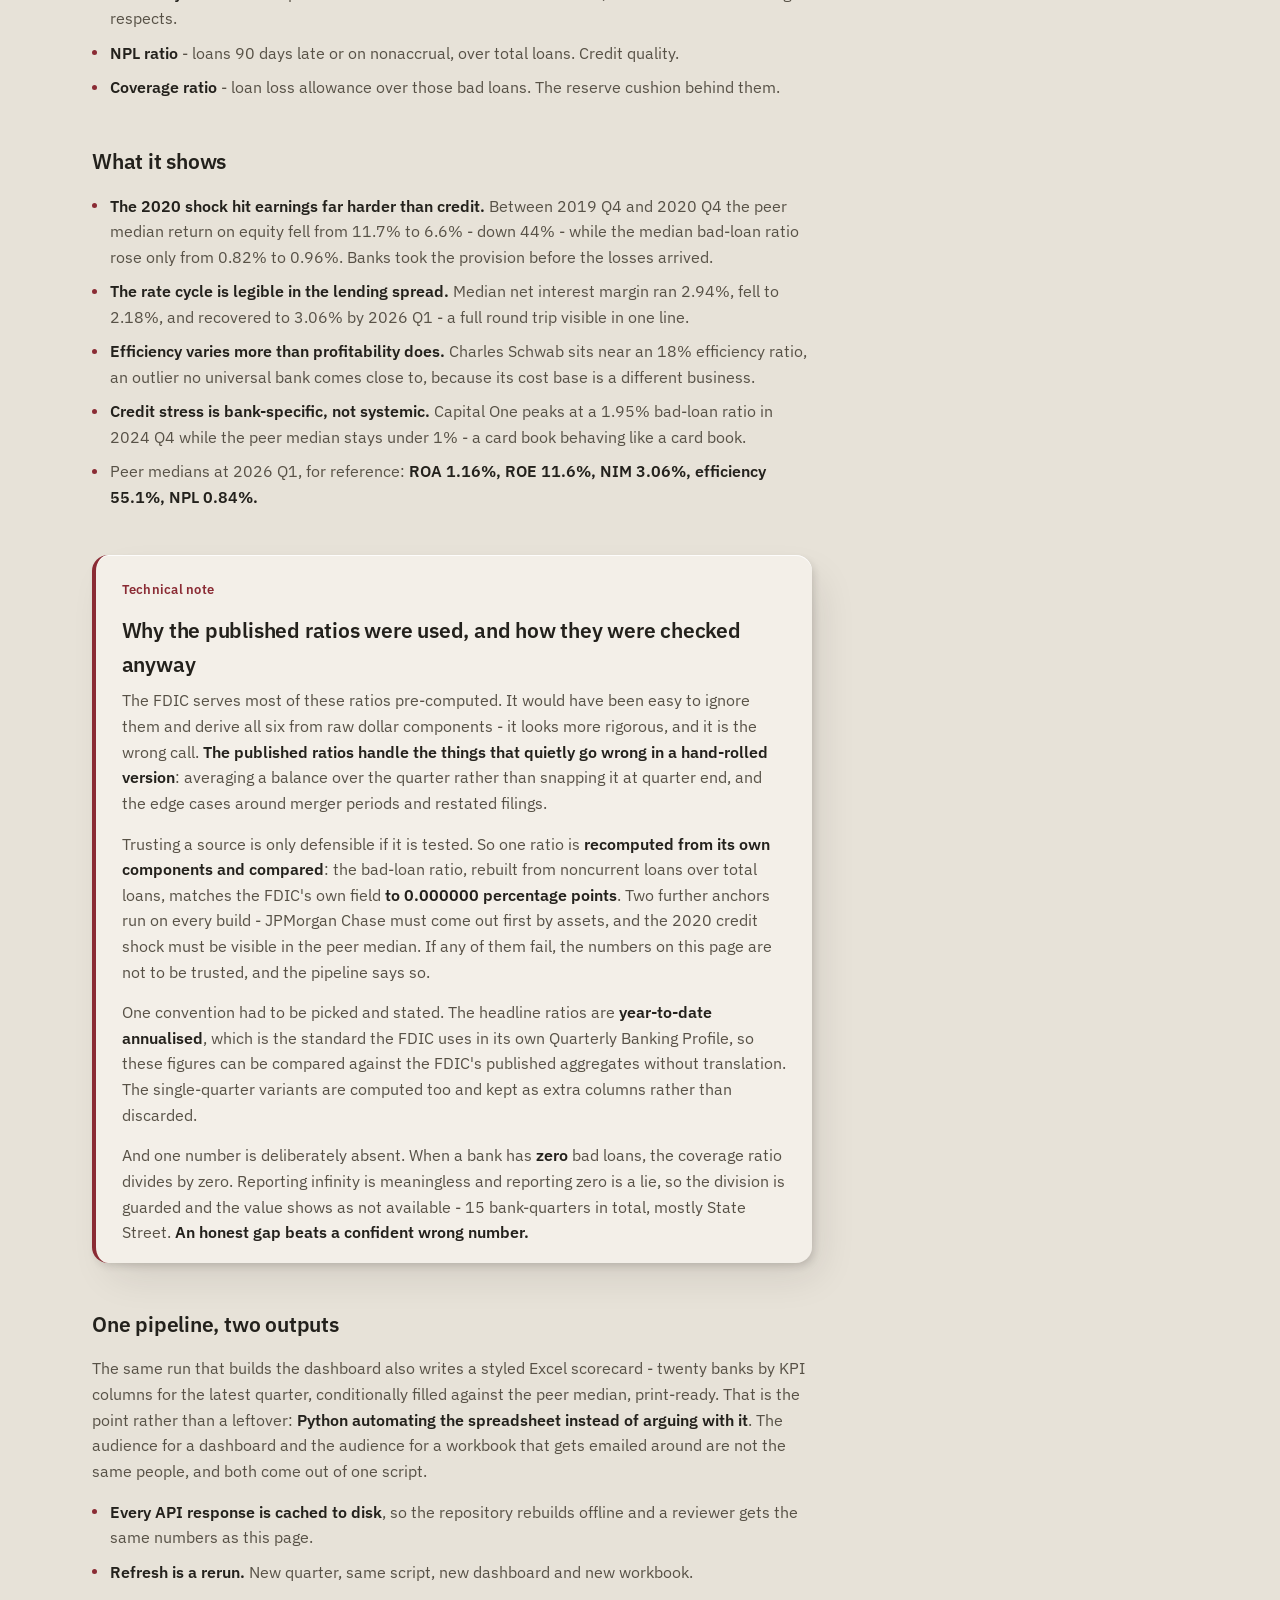
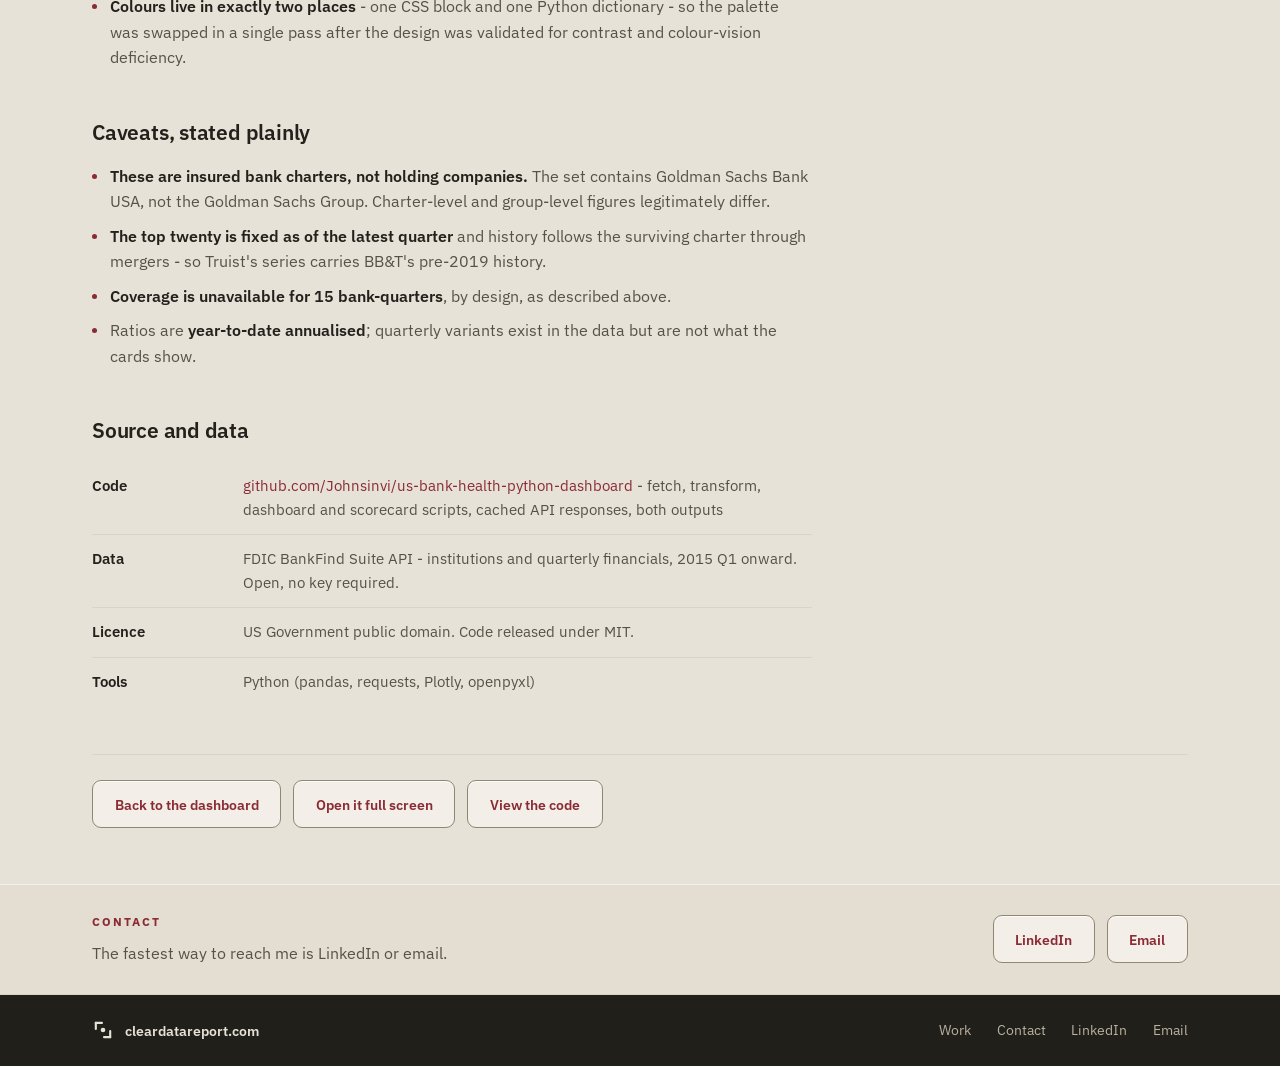
<file: method/bank-scorecard/index.html>
<!DOCTYPE html>
<html lang="en">
<head>
  <meta charset="UTF-8" />
  <meta name="viewport" content="width=device-width, initial-scale=1.0" />
  <title>Bank Health Scorecard: source and method | Clear Data Report</title>
  <meta name="description" content="How the US bank health scorecard was built: FDIC BankFind data, six call-report KPIs, and why the published ratios were trusted but verified." />

  <link rel="icon" type="image/svg+xml" href="../../assets/favicon.svg" />
  <meta name="theme-color" content="#E7E2D8" />
  <meta property="og:type" content="article" />
  <meta property="og:title" content="Bank Health Scorecard: source and method" />
  <meta property="og:description" content="Twenty banks, six KPIs, eleven years of quarterly FDIC data, and one pipeline that writes both the dashboard and the spreadsheet." />
  <meta property="og:url" content="https://cleardatareport.com/method/bank-scorecard/" />
  <meta property="og:image" content="https://cleardatareport.com/assets/og-image.png" />
  <meta property="og:image:width" content="1200" />
  <meta property="og:image:height" content="630" />
  <meta name="twitter:card" content="summary_large_image" />
  <meta name="twitter:title" content="Bank Health Scorecard: source and method" />
  <meta name="twitter:description" content="Twenty banks, six KPIs, eleven years of quarterly FDIC data, and one pipeline that writes both the dashboard and the spreadsheet." />
  <meta name="twitter:image" content="https://cleardatareport.com/assets/og-image.png" />

  <link rel="stylesheet" href="../../assets/method.css" />
</head>
<body id="top">

  <header>
    <div class="header-inner">
      <a href="../../" class="brand">
        <span class="mark">
          <svg width="26" height="26" viewBox="0 0 32 32" fill="currentColor" aria-hidden="true">
            <rect x="4" y="4" width="12" height="3.1" rx="1.4"/>
            <rect x="4" y="4" width="3.1" height="12" rx="1.4"/>
            <rect x="16" y="24.9" width="12" height="3.1" rx="1.4"/>
            <rect x="24.9" y="16" width="3.1" height="12" rx="1.4"/>
            <circle cx="16" cy="16" r="3.4"/>
          </svg>
        </span>
        <span class="word">Clear Data Report</span>
      </a>
      <nav>
        <a href="../../#work">Work</a>
        <a href="../../#contact">Contact</a>
      </nav>
    </div>
  </header>

  <main>

    <div class="doc-head">
      <p class="eyebrow">Python | Source and method</p>
      <h1>In 2020, bank returns fell 44% while bad loans rose 17%.</h1>
      <p class="standfirst">
        An interactive scorecard comparing the twenty largest US banks on the same
        six measures, across eleven years of quarterly regulatory filings. One
        pipeline produces both the dashboard and the spreadsheet a risk team would
        actually circulate.
      </p>
      <div class="doc-meta">
        <span class="chip">Python</span>
        <span class="chip">pandas</span>
        <span class="chip">Plotly</span>
        <span class="chip">openpyxl</span>
        <span class="chip">REST API</span>
        <span class="chip">FDIC</span>
      </div>

      <div class="figures" aria-label="Key figures">
        <div class="figures-grid">
          <div class="figure">
            <b>20</b>
            <span>Largest US banks by total assets, tracked side by side</span>
          </div>
          <div class="figure">
            <b>900</b>
            <span>Bank-quarters: 45 quarters from 2015 Q1, times 20 banks</span>
          </div>
          <div class="figure">
            <b>6</b>
            <span>Core KPIs, the same set a supervisor would open with</span>
          </div>
          <div class="figure">
            <b>$4.02T</b>
            <span>JPMorgan Chase, the largest charter in the set</span>
          </div>
        </div>
      </div>
    </div>

    <div class="doc-body">

      <section>
        <h2>The question</h2>
        <p>
          Bank health is public information, and it is almost unreadable. Every US
          bank files a quarterly call report; the FDIC serves those filings through an
          open API. But a filing is a single institution at a single moment, and the
          number that matters is almost always relative - is this bank earning more or
          less than its peers, and is the gap widening?
        </p>
        <p>
          This dashboard asks <strong>how the twenty largest US banks compare on the
          same terms, over the same window</strong>, so that an outlier is visible
          without reading a single filing. Every KPI is shown against the peer median
          rather than in isolation.
        </p>
      </section>

      <section>
        <h2>How it is structured</h2>
        <p>
          A single self-contained page, laid out as four zones. There is no server
          behind it: the entire dashboard, including the plotting library, is one HTML
          file, which is why it can be embedded directly in this site and still work
          if you save it to disk.
        </p>
        <table class="job-table">
          <tbody>
            <tr>
              <th>KPI row</th>
              <td>Five headline ratios plus a badge for the largest bank. Each card shows the selected bank and its gap to the peer median, coloured for direction - which is not the same as up or down</td>
            </tr>
            <tr>
              <th>Filter rail</th>
              <td>Bank selector, metric selector and a year range. Selecting a bank redraws every zone at once</td>
            </tr>
            <tr>
              <th>Ranking and trend</th>
              <td>Who is who by total assets, and the selected bank's chosen metric against the peer median through time, with the other nineteen behind it as ghost lines</td>
            </tr>
            <tr>
              <th>Scatter and heatmap</th>
              <td>Efficiency against return on equity, bubble-sized by assets - who runs lean and earns - and a bank-by-year map of bad loans, where 2020 lights up</td>
            </tr>
          </tbody>
        </table>

        <h3>The six measures</h3>
        <ul>
          <li><strong>ROA</strong> - net income over average assets. Profitability of the balance sheet.</li>
          <li><strong>ROE</strong> - net income over average equity. Return to shareholders.</li>
          <li><strong>NIM</strong> - net interest income over average earning assets. The core lending spread.</li>
          <li><strong>Efficiency ratio</strong> - cost to produce a dollar of revenue. Lower is better, which the delta colouring respects.</li>
          <li><strong>NPL ratio</strong> - loans 90 days late or on nonaccrual, over total loans. Credit quality.</li>
          <li><strong>Coverage ratio</strong> - loan loss allowance over those bad loans. The reserve cushion behind them.</li>
        </ul>
      </section>

      <section>
        <h2>What it shows</h2>
        <ul>
          <li><strong>The 2020 shock hit earnings far harder than credit.</strong> Between 2019 Q4 and 2020 Q4 the peer median return on equity fell from 11.7% to 6.6% - down 44% - while the median bad-loan ratio rose only from 0.82% to 0.96%. Banks took the provision before the losses arrived.</li>
          <li><strong>The rate cycle is legible in the lending spread.</strong> Median net interest margin ran 2.94%, fell to 2.18%, and recovered to 3.06% by 2026 Q1 - a full round trip visible in one line.</li>
          <li><strong>Efficiency varies more than profitability does.</strong> Charles Schwab sits near an 18% efficiency ratio, an outlier no universal bank comes close to, because its cost base is a different business.</li>
          <li><strong>Credit stress is bank-specific, not systemic.</strong> Capital One peaks at a 1.95% bad-loan ratio in 2024 Q4 while the peer median stays under 1% - a card book behaving like a card book.</li>
          <li>Peer medians at 2026 Q1, for reference: <strong>ROA 1.16%, ROE 11.6%, NIM 3.06%, efficiency 55.1%, NPL 0.84%.</strong></li>
        </ul>
      </section>

      <section class="tech-note">
        <p class="note-lead">Technical note</p>
        <h2>Why the published ratios were used, and how they were checked anyway</h2>
        <p>
          The FDIC serves most of these ratios pre-computed. It would have been easy to
          ignore them and derive all six from raw dollar components - it looks more
          rigorous, and it is the wrong call. <strong>The published ratios handle the
          things that quietly go wrong in a hand-rolled version</strong>: averaging a
          balance over the quarter rather than snapping it at quarter end, and the edge
          cases around merger periods and restated filings.
        </p>
        <p>
          Trusting a source is only defensible if it is tested. So one ratio is
          <strong>recomputed from its own components and compared</strong>: the bad-loan
          ratio, rebuilt from noncurrent loans over total loans, matches the FDIC's own
          field <strong>to 0.000000 percentage points</strong>. Two further anchors run
          on every build - JPMorgan Chase must come out first by assets, and the 2020
          credit shock must be visible in the peer median. If any of them fail, the
          numbers on this page are not to be trusted, and the pipeline says so.
        </p>
        <p>
          One convention had to be picked and stated. The headline ratios are
          <strong>year-to-date annualised</strong>, which is the standard the FDIC uses
          in its own Quarterly Banking Profile, so these figures can be compared against
          the FDIC's published aggregates without translation. The single-quarter
          variants are computed too and kept as extra columns rather than discarded.
        </p>
        <p>
          And one number is deliberately absent. When a bank has <strong>zero</strong>
          bad loans, the coverage ratio divides by zero. Reporting infinity is
          meaningless and reporting zero is a lie, so the division is guarded and the
          value shows as not available - 15 bank-quarters in total, mostly State Street.
          <strong>An honest gap beats a confident wrong number.</strong>
        </p>
      </section>

      <section>
        <h2>One pipeline, two outputs</h2>
        <p>
          The same run that builds the dashboard also writes a styled Excel scorecard -
          twenty banks by KPI columns for the latest quarter, conditionally filled
          against the peer median, print-ready. That is the point rather than a
          leftover: <strong>Python automating the spreadsheet instead of arguing with
          it</strong>. The audience for a dashboard and the audience for a workbook that
          gets emailed around are not the same people, and both come out of one script.
        </p>
        <ul>
          <li><strong>Every API response is cached to disk</strong>, so the repository rebuilds offline and a reviewer gets the same numbers as this page.</li>
          <li><strong>Refresh is a rerun.</strong> New quarter, same script, new dashboard and new workbook.</li>
          <li><strong>Colours live in exactly two places</strong> - one CSS block and one Python dictionary - so the palette was swapped in a single pass after the design was validated for contrast and colour-vision deficiency.</li>
        </ul>
      </section>

      <section>
        <h2>Caveats, stated plainly</h2>
        <ul>
          <li><strong>These are insured bank charters, not holding companies.</strong> The set contains Goldman Sachs Bank USA, not the Goldman Sachs Group. Charter-level and group-level figures legitimately differ.</li>
          <li><strong>The top twenty is fixed as of the latest quarter</strong> and history follows the surviving charter through mergers - so Truist's series carries BB&T's pre-2019 history.</li>
          <li><strong>Coverage is unavailable for 15 bank-quarters</strong>, by design, as described above.</li>
          <li>Ratios are <strong>year-to-date annualised</strong>; quarterly variants exist in the data but are not what the cards show.</li>
        </ul>
      </section>

      <section>
        <h2>Source and data</h2>
        <div class="source-list">
          <div class="source-row">
            <span class="k">Code</span>
            <span class="v"><a href="https://github.com/Johnsinvi/us-bank-health-python-dashboard" target="_blank" rel="noopener">github.com/Johnsinvi/us-bank-health-python-dashboard</a> - fetch, transform, dashboard and scorecard scripts, cached API responses, both outputs</span>
          </div>
          <div class="source-row">
            <span class="k">Data</span>
            <span class="v">FDIC BankFind Suite API - institutions and quarterly financials, 2015 Q1 onward. Open, no key required.</span>
          </div>
          <div class="source-row">
            <span class="k">Licence</span>
            <span class="v">US Government public domain. Code released under MIT.</span>
          </div>
          <div class="source-row">
            <span class="k">Tools</span>
            <span class="v">Python (pandas, requests, Plotly, openpyxl)</span>
          </div>
        </div>
      </section>

      <div class="doc-foot-nav">
        <a class="btn btn-ghost" href="../../#proj-2">Back to the dashboard</a>
        <a class="btn btn-ghost" href="../../bank-scorecard/">Open it full screen</a>
        <a class="btn btn-ghost" href="https://github.com/Johnsinvi/us-bank-health-python-dashboard" target="_blank" rel="noopener">View the code</a>
      </div>

    </div>

  </main>

  <section id="contact" class="contact-band">
    <div class="contact-inner">
      <div>
        <span class="eyebrow">Contact</span>
        <p>The fastest way to reach me is LinkedIn or email.</p>
      </div>
      <div class="contact-actions">
        <a class="btn btn-ghost" href="https://www.linkedin.com/in/johndpereyra" target="_blank" rel="noopener">LinkedIn</a>
        <a class="btn btn-ghost" href="mailto:johnd.pereyra@gmail.com">Email</a>
      </div>
    </div>
  </section>

  <footer>
    <div class="footer-inner">
      <div class="footer-brand">
        <span class="mark">
          <svg width="22" height="22" viewBox="0 0 32 32" fill="currentColor" aria-hidden="true">
            <rect x="4" y="4" width="12" height="3.1" rx="1.4"/>
            <rect x="4" y="4" width="3.1" height="12" rx="1.4"/>
            <rect x="16" y="24.9" width="12" height="3.1" rx="1.4"/>
            <rect x="24.9" y="16" width="3.1" height="12" rx="1.4"/>
            <circle cx="16" cy="16" r="3.4"/>
          </svg>
        </span>
        <span>cleardatareport.com</span>
      </div>
      <div class="footer-links">
        <a href="../../">Work</a>
        <a href="../../#contact">Contact</a>
        <a href="https://www.linkedin.com/in/johndpereyra" target="_blank" rel="noopener">LinkedIn</a>
        <a href="mailto:johnd.pereyra@gmail.com">Email</a>
      </div>
    </div>
  </footer>

</body>
</html>
</file>
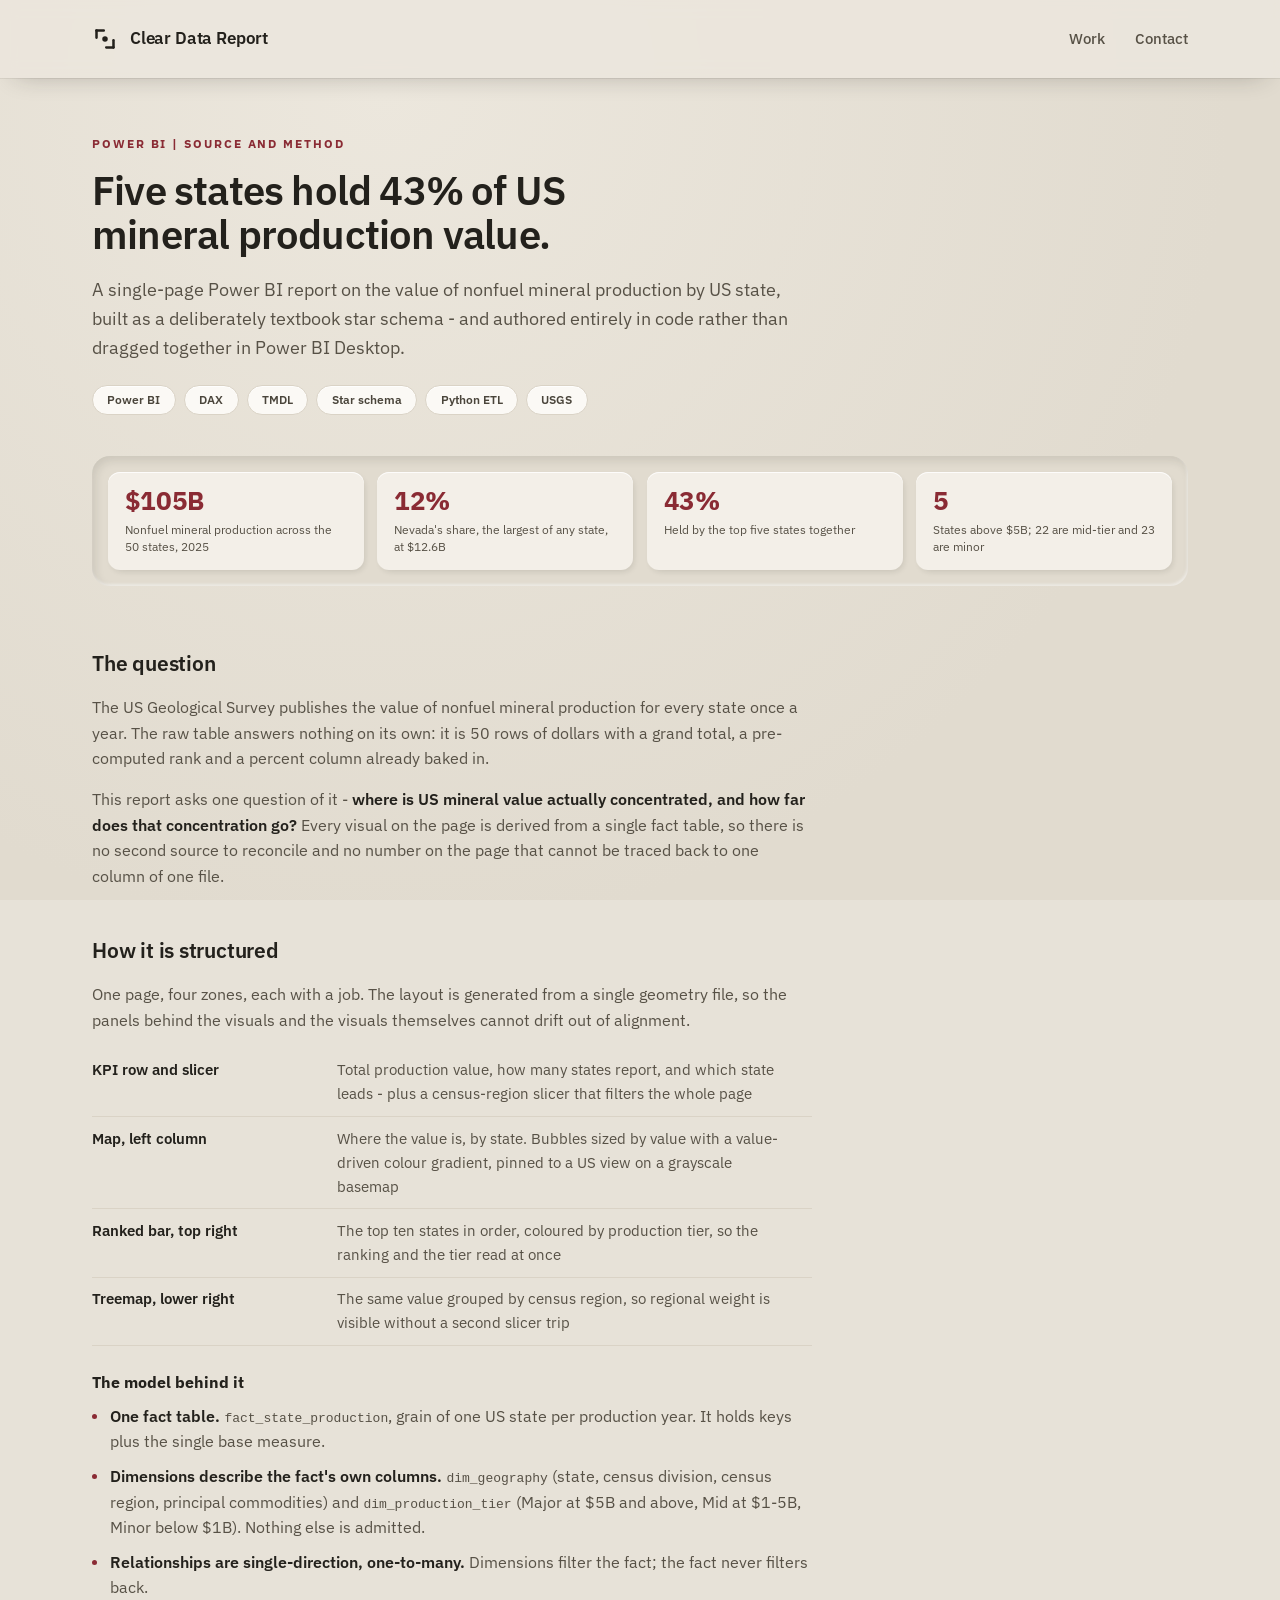
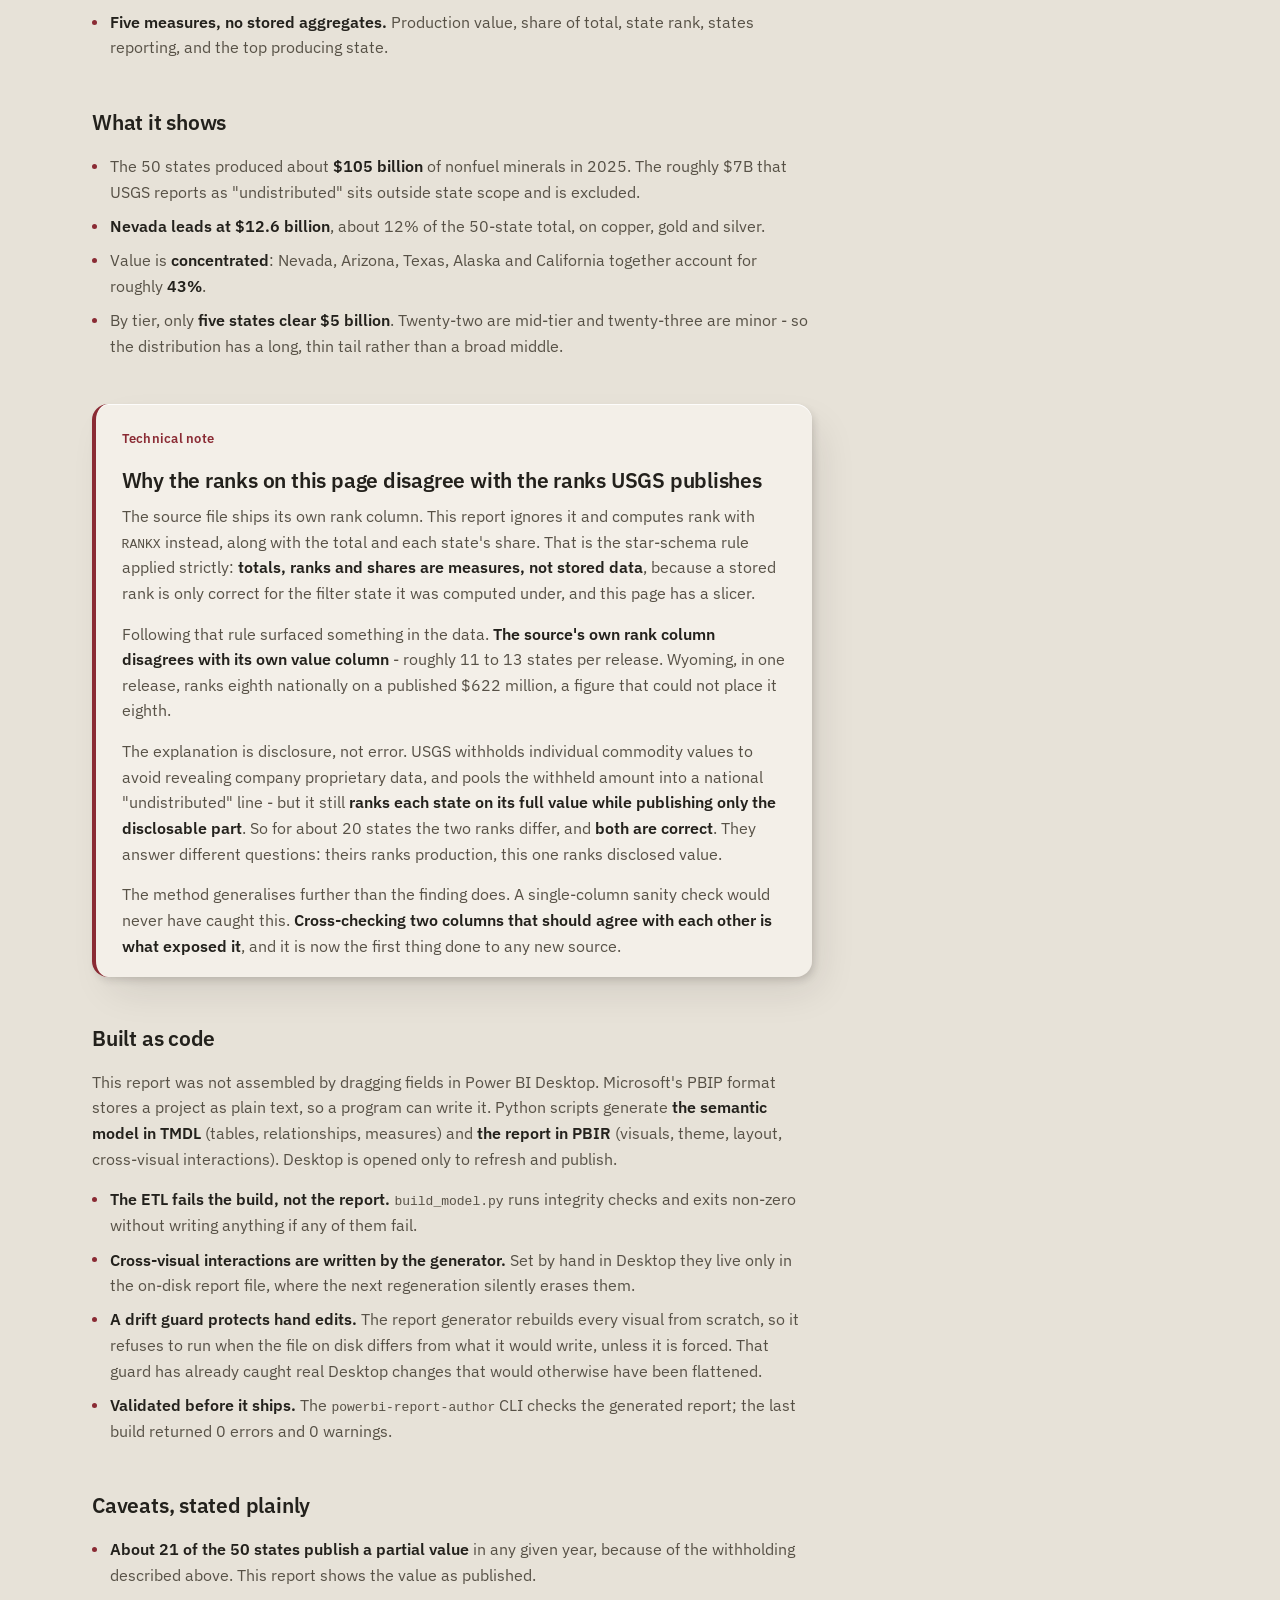
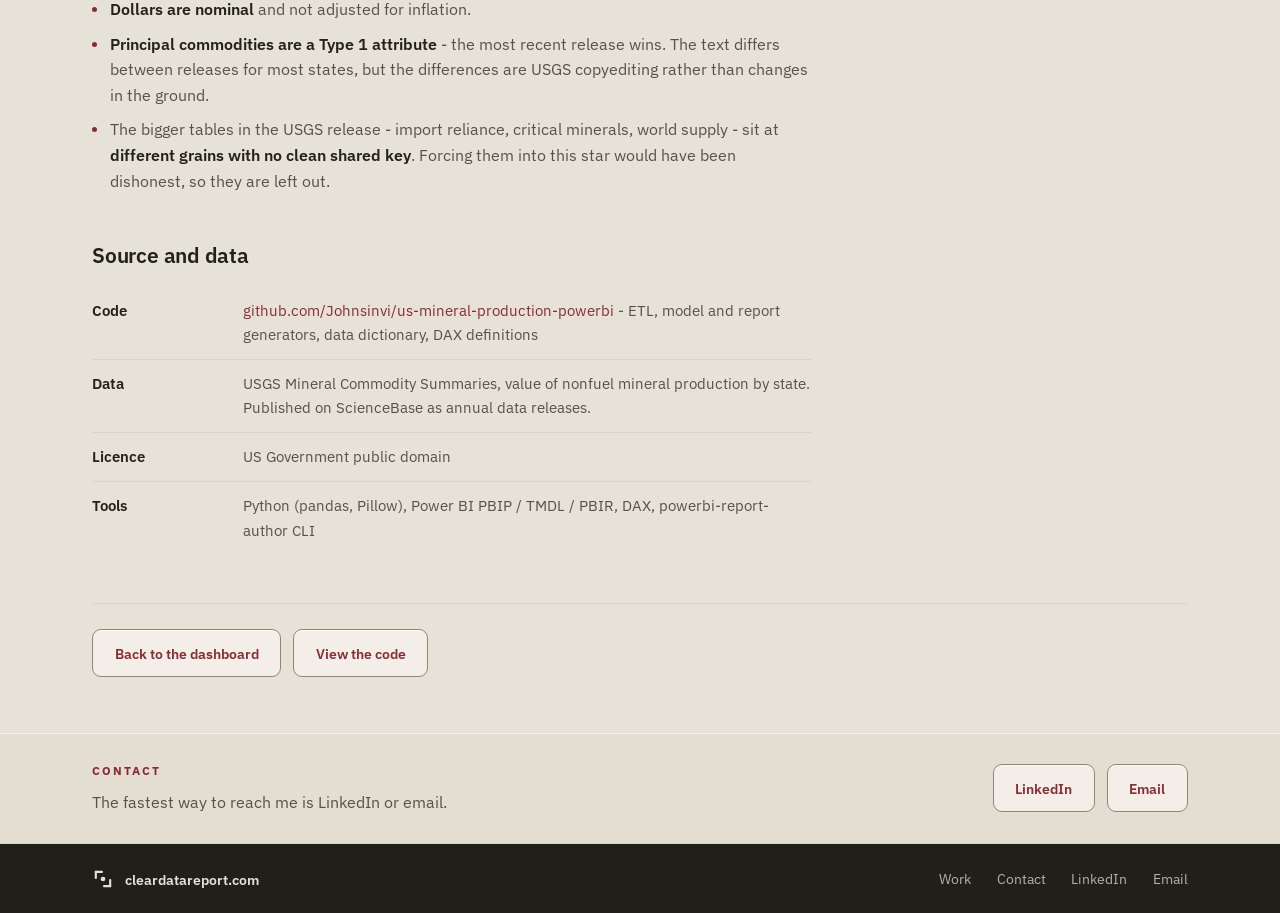
<file: method/mineral-production/index.html>
<!DOCTYPE html>
<html lang="en">
<head>
  <meta charset="UTF-8" />
  <meta name="viewport" content="width=device-width, initial-scale=1.0" />
  <title>Mineral Production: source and method | Clear Data Report</title>
  <meta name="description" content="How the US mineral production Power BI report was built: the star schema, the measures, and the disclosure trap in the USGS source data." />

  <link rel="icon" type="image/svg+xml" href="../../assets/favicon.svg" />
  <meta name="theme-color" content="#E7E2D8" />
  <meta property="og:type" content="article" />
  <meta property="og:title" content="Mineral Production: source and method" />
  <meta property="og:description" content="A single-fact star schema on USGS data, and the disclosure trap that a rank-versus-value cross-check exposed." />
  <meta property="og:url" content="https://cleardatareport.com/method/mineral-production/" />
  <meta property="og:image" content="https://cleardatareport.com/assets/og-image.png" />
  <meta property="og:image:width" content="1200" />
  <meta property="og:image:height" content="630" />
  <meta name="twitter:card" content="summary_large_image" />
  <meta name="twitter:title" content="Mineral Production: source and method" />
  <meta name="twitter:description" content="A single-fact star schema on USGS data, and the disclosure trap that a rank-versus-value cross-check exposed." />
  <meta name="twitter:image" content="https://cleardatareport.com/assets/og-image.png" />

  <link rel="stylesheet" href="../../assets/method.css" />
</head>
<body id="top">

  <header>
    <div class="header-inner">
      <a href="../../" class="brand">
        <span class="mark">
          <svg width="26" height="26" viewBox="0 0 32 32" fill="currentColor" aria-hidden="true">
            <rect x="4" y="4" width="12" height="3.1" rx="1.4"/>
            <rect x="4" y="4" width="3.1" height="12" rx="1.4"/>
            <rect x="16" y="24.9" width="12" height="3.1" rx="1.4"/>
            <rect x="24.9" y="16" width="3.1" height="12" rx="1.4"/>
            <circle cx="16" cy="16" r="3.4"/>
          </svg>
        </span>
        <span class="word">Clear Data Report</span>
      </a>
      <nav>
        <a href="../../#work">Work</a>
        <a href="../../#contact">Contact</a>
      </nav>
    </div>
  </header>

  <main>

    <div class="doc-head">
      <p class="eyebrow">Power BI | Source and method</p>
      <h1>Five states hold 43% of US mineral production value.</h1>
      <p class="standfirst">
        A single-page Power BI report on the value of nonfuel mineral production
        by US state, built as a deliberately textbook star schema - and authored
        entirely in code rather than dragged together in Power BI Desktop.
      </p>
      <div class="doc-meta">
        <span class="chip">Power BI</span>
        <span class="chip">DAX</span>
        <span class="chip">TMDL</span>
        <span class="chip">Star schema</span>
        <span class="chip">Python ETL</span>
        <span class="chip">USGS</span>
      </div>

      <div class="figures" aria-label="Key figures">
        <div class="figures-grid">
          <div class="figure">
            <b>$105B</b>
            <span>Nonfuel mineral production across the 50 states, 2025</span>
          </div>
          <div class="figure">
            <b>12%</b>
            <span>Nevada's share, the largest of any state, at $12.6B</span>
          </div>
          <div class="figure">
            <b>43%</b>
            <span>Held by the top five states together</span>
          </div>
          <div class="figure">
            <b>5</b>
            <span>States above $5B; 22 are mid-tier and 23 are minor</span>
          </div>
        </div>
      </div>
    </div>

    <div class="doc-body">

      <section>
        <h2>The question</h2>
        <p>
          The US Geological Survey publishes the value of nonfuel mineral production
          for every state once a year. The raw table answers nothing on its own: it is
          50 rows of dollars with a grand total, a pre-computed rank and a percent
          column already baked in.
        </p>
        <p>
          This report asks one question of it - <strong>where is US mineral value
          actually concentrated, and how far does that concentration go?</strong> Every
          visual on the page is derived from a single fact table, so there is no
          second source to reconcile and no number on the page that cannot be traced
          back to one column of one file.
        </p>
      </section>

      <section>
        <h2>How it is structured</h2>
        <p>
          One page, four zones, each with a job. The layout is generated from a single
          geometry file, so the panels behind the visuals and the visuals themselves
          cannot drift out of alignment.
        </p>
        <table class="job-table">
          <tbody>
            <tr>
              <th>KPI row and slicer</th>
              <td>Total production value, how many states report, and which state leads - plus a census-region slicer that filters the whole page</td>
            </tr>
            <tr>
              <th>Map, left column</th>
              <td>Where the value is, by state. Bubbles sized by value with a value-driven colour gradient, pinned to a US view on a grayscale basemap</td>
            </tr>
            <tr>
              <th>Ranked bar, top right</th>
              <td>The top ten states in order, coloured by production tier, so the ranking and the tier read at once</td>
            </tr>
            <tr>
              <th>Treemap, lower right</th>
              <td>The same value grouped by census region, so regional weight is visible without a second slicer trip</td>
            </tr>
          </tbody>
        </table>

        <h3>The model behind it</h3>
        <ul>
          <li><strong>One fact table.</strong> <code>fact_state_production</code>, grain of one US state per production year. It holds keys plus the single base measure.</li>
          <li><strong>Dimensions describe the fact's own columns.</strong> <code>dim_geography</code> (state, census division, census region, principal commodities) and <code>dim_production_tier</code> (Major at $5B and above, Mid at $1-5B, Minor below $1B). Nothing else is admitted.</li>
          <li><strong>Relationships are single-direction, one-to-many.</strong> Dimensions filter the fact; the fact never filters back.</li>
          <li><strong>Five measures, no stored aggregates.</strong> Production value, share of total, state rank, states reporting, and the top producing state.</li>
        </ul>
      </section>

      <section>
        <h2>What it shows</h2>
        <ul>
          <li>The 50 states produced about <strong>$105 billion</strong> of nonfuel minerals in 2025. The roughly $7B that USGS reports as "undistributed" sits outside state scope and is excluded.</li>
          <li><strong>Nevada leads at $12.6 billion</strong>, about 12% of the 50-state total, on copper, gold and silver.</li>
          <li>Value is <strong>concentrated</strong>: Nevada, Arizona, Texas, Alaska and California together account for roughly <strong>43%</strong>.</li>
          <li>By tier, only <strong>five states clear $5 billion</strong>. Twenty-two are mid-tier and twenty-three are minor - so the distribution has a long, thin tail rather than a broad middle.</li>
        </ul>
      </section>

      <section class="tech-note">
        <p class="note-lead">Technical note</p>
        <h2>Why the ranks on this page disagree with the ranks USGS publishes</h2>
        <p>
          The source file ships its own rank column. This report ignores it and computes
          rank with <code>RANKX</code> instead, along with the total and each state's
          share. That is the star-schema rule applied strictly: <strong>totals, ranks and
          shares are measures, not stored data</strong>, because a stored rank is only
          correct for the filter state it was computed under, and this page has a slicer.
        </p>
        <p>
          Following that rule surfaced something in the data. <strong>The source's own rank
          column disagrees with its own value column</strong> - roughly 11 to 13 states per
          release. Wyoming, in one release, ranks eighth nationally on a published $622
          million, a figure that could not place it eighth.
        </p>
        <p>
          The explanation is disclosure, not error. USGS withholds individual commodity
          values to avoid revealing company proprietary data, and pools the withheld
          amount into a national "undistributed" line - but it still <strong>ranks each
          state on its full value while publishing only the disclosable part</strong>. So
          for about 20 states the two ranks differ, and <strong>both are correct</strong>.
          They answer different questions: theirs ranks production, this one ranks
          disclosed value.
        </p>
        <p>
          The method generalises further than the finding does. A single-column sanity
          check would never have caught this. <strong>Cross-checking two columns that
          should agree with each other is what exposed it</strong>, and it is now the first
          thing done to any new source.
        </p>
      </section>

      <section>
        <h2>Built as code</h2>
        <p>
          This report was not assembled by dragging fields in Power BI Desktop. Microsoft's
          PBIP format stores a project as plain text, so a program can write it. Python
          scripts generate <strong>the semantic model in TMDL</strong> (tables,
          relationships, measures) and <strong>the report in PBIR</strong> (visuals, theme,
          layout, cross-visual interactions). Desktop is opened only to refresh and publish.
        </p>
        <ul>
          <li><strong>The ETL fails the build, not the report.</strong> <code>build_model.py</code> runs integrity checks and exits non-zero without writing anything if any of them fail.</li>
          <li><strong>Cross-visual interactions are written by the generator.</strong> Set by hand in Desktop they live only in the on-disk report file, where the next regeneration silently erases them.</li>
          <li><strong>A drift guard protects hand edits.</strong> The report generator rebuilds every visual from scratch, so it refuses to run when the file on disk differs from what it would write, unless it is forced. That guard has already caught real Desktop changes that would otherwise have been flattened.</li>
          <li><strong>Validated before it ships.</strong> The <code>powerbi-report-author</code> CLI checks the generated report; the last build returned 0 errors and 0 warnings.</li>
        </ul>
      </section>

      <section>
        <h2>Caveats, stated plainly</h2>
        <ul>
          <li><strong>About 21 of the 50 states publish a partial value</strong> in any given year, because of the withholding described above. This report shows the value as published.</li>
          <li><strong>Dollars are nominal</strong> and not adjusted for inflation.</li>
          <li><strong>Principal commodities are a Type 1 attribute</strong> - the most recent release wins. The text differs between releases for most states, but the differences are USGS copyediting rather than changes in the ground.</li>
          <li>The bigger tables in the USGS release - import reliance, critical minerals, world supply - sit at <strong>different grains with no clean shared key</strong>. Forcing them into this star would have been dishonest, so they are left out.</li>
        </ul>
      </section>

      <section>
        <h2>Source and data</h2>
        <div class="source-list">
          <div class="source-row">
            <span class="k">Code</span>
            <span class="v"><a href="https://github.com/Johnsinvi/us-mineral-production-powerbi" target="_blank" rel="noopener">github.com/Johnsinvi/us-mineral-production-powerbi</a> - ETL, model and report generators, data dictionary, DAX definitions</span>
          </div>
          <div class="source-row">
            <span class="k">Data</span>
            <span class="v">USGS Mineral Commodity Summaries, value of nonfuel mineral production by state. Published on ScienceBase as annual data releases.</span>
          </div>
          <div class="source-row">
            <span class="k">Licence</span>
            <span class="v">US Government public domain</span>
          </div>
          <div class="source-row">
            <span class="k">Tools</span>
            <span class="v">Python (pandas, Pillow), Power BI PBIP / TMDL / PBIR, DAX, powerbi-report-author CLI</span>
          </div>
        </div>
      </section>

      <div class="doc-foot-nav">
        <a class="btn btn-ghost" href="../../#proj-1">Back to the dashboard</a>
        <a class="btn btn-ghost" href="https://github.com/Johnsinvi/us-mineral-production-powerbi" target="_blank" rel="noopener">View the code</a>
      </div>

    </div>

  </main>

  <section id="contact" class="contact-band">
    <div class="contact-inner">
      <div>
        <span class="eyebrow">Contact</span>
        <p>The fastest way to reach me is LinkedIn or email.</p>
      </div>
      <div class="contact-actions">
        <a class="btn btn-ghost" href="https://www.linkedin.com/in/johndpereyra" target="_blank" rel="noopener">LinkedIn</a>
        <a class="btn btn-ghost" href="mailto:johnd.pereyra@gmail.com">Email</a>
      </div>
    </div>
  </section>

  <footer>
    <div class="footer-inner">
      <div class="footer-brand">
        <span class="mark">
          <svg width="22" height="22" viewBox="0 0 32 32" fill="currentColor" aria-hidden="true">
            <rect x="4" y="4" width="12" height="3.1" rx="1.4"/>
            <rect x="4" y="4" width="3.1" height="12" rx="1.4"/>
            <rect x="16" y="24.9" width="12" height="3.1" rx="1.4"/>
            <rect x="24.9" y="16" width="3.1" height="12" rx="1.4"/>
            <circle cx="16" cy="16" r="3.4"/>
          </svg>
        </span>
        <span>cleardatareport.com</span>
      </div>
      <div class="footer-links">
        <a href="../../">Work</a>
        <a href="../../#contact">Contact</a>
        <a href="https://www.linkedin.com/in/johndpereyra" target="_blank" rel="noopener">LinkedIn</a>
        <a href="mailto:johnd.pereyra@gmail.com">Email</a>
      </div>
    </div>
  </footer>

</body>
</html>
</file>
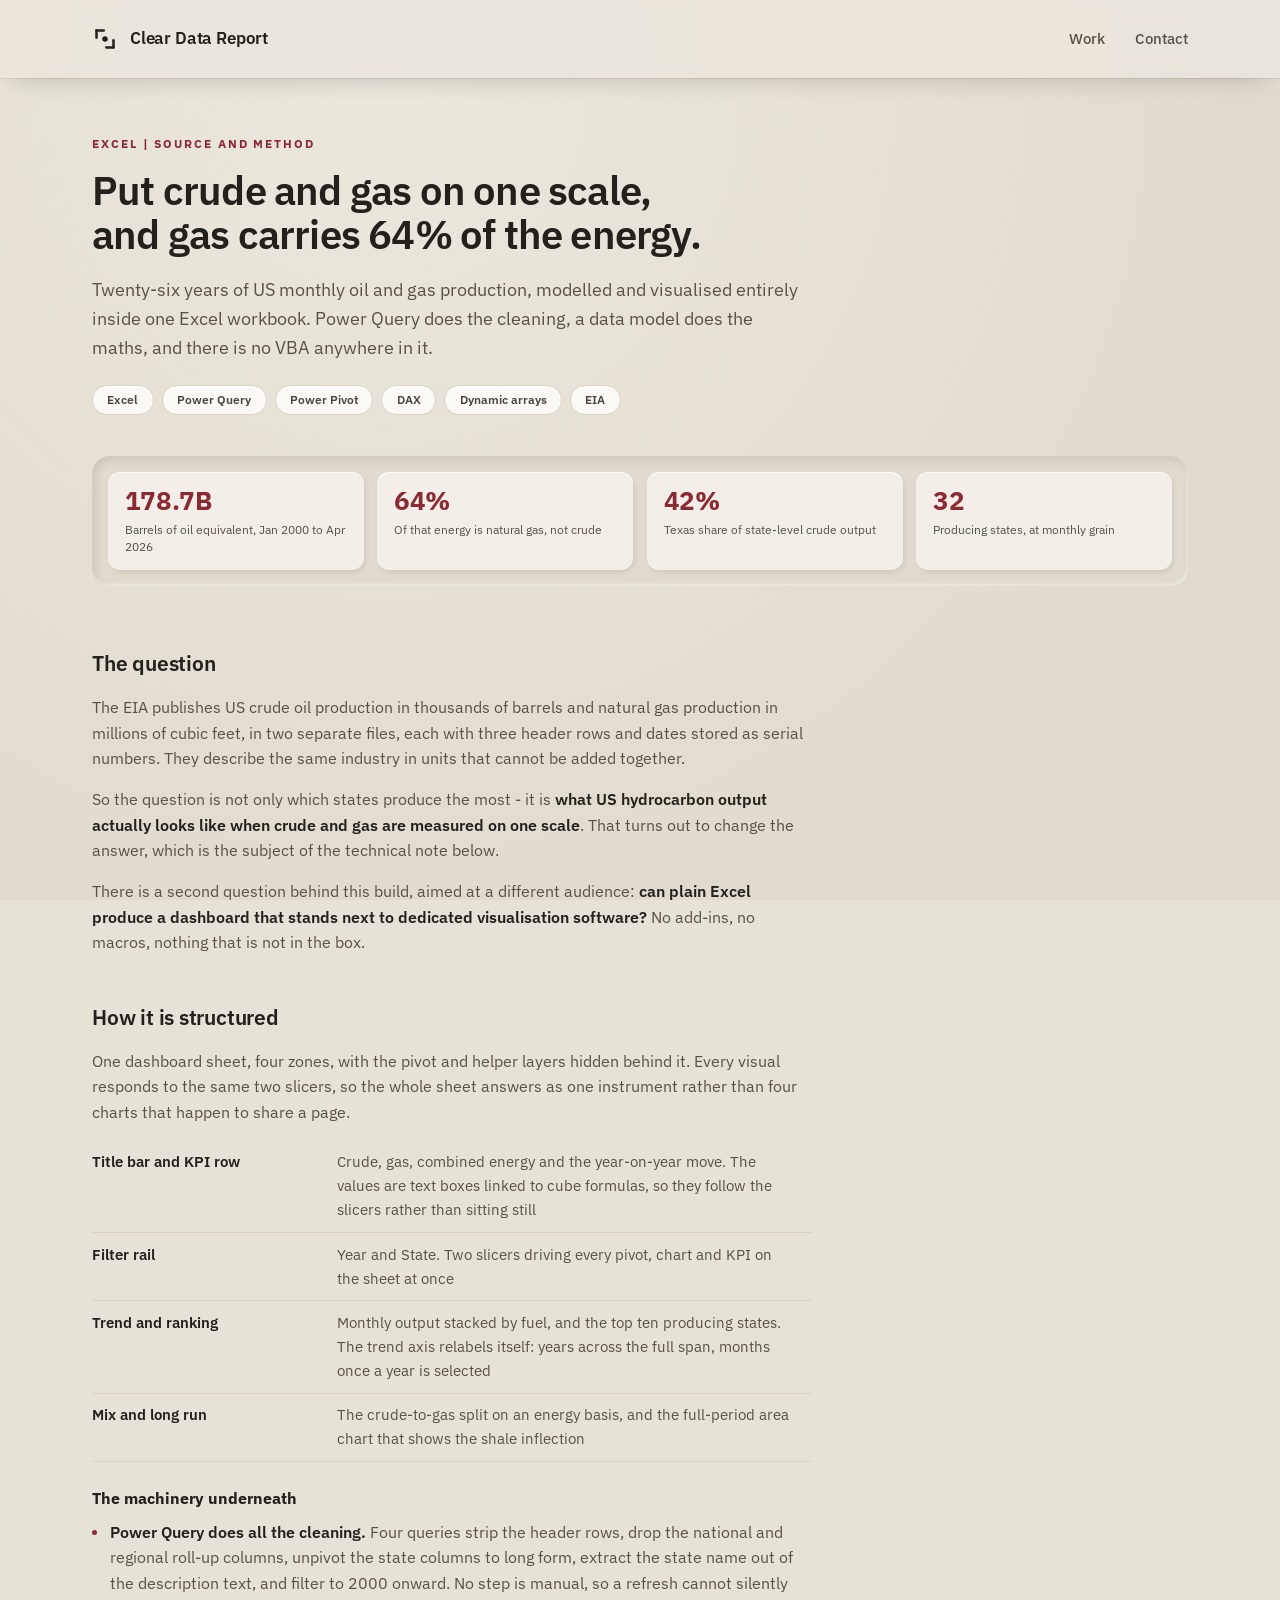
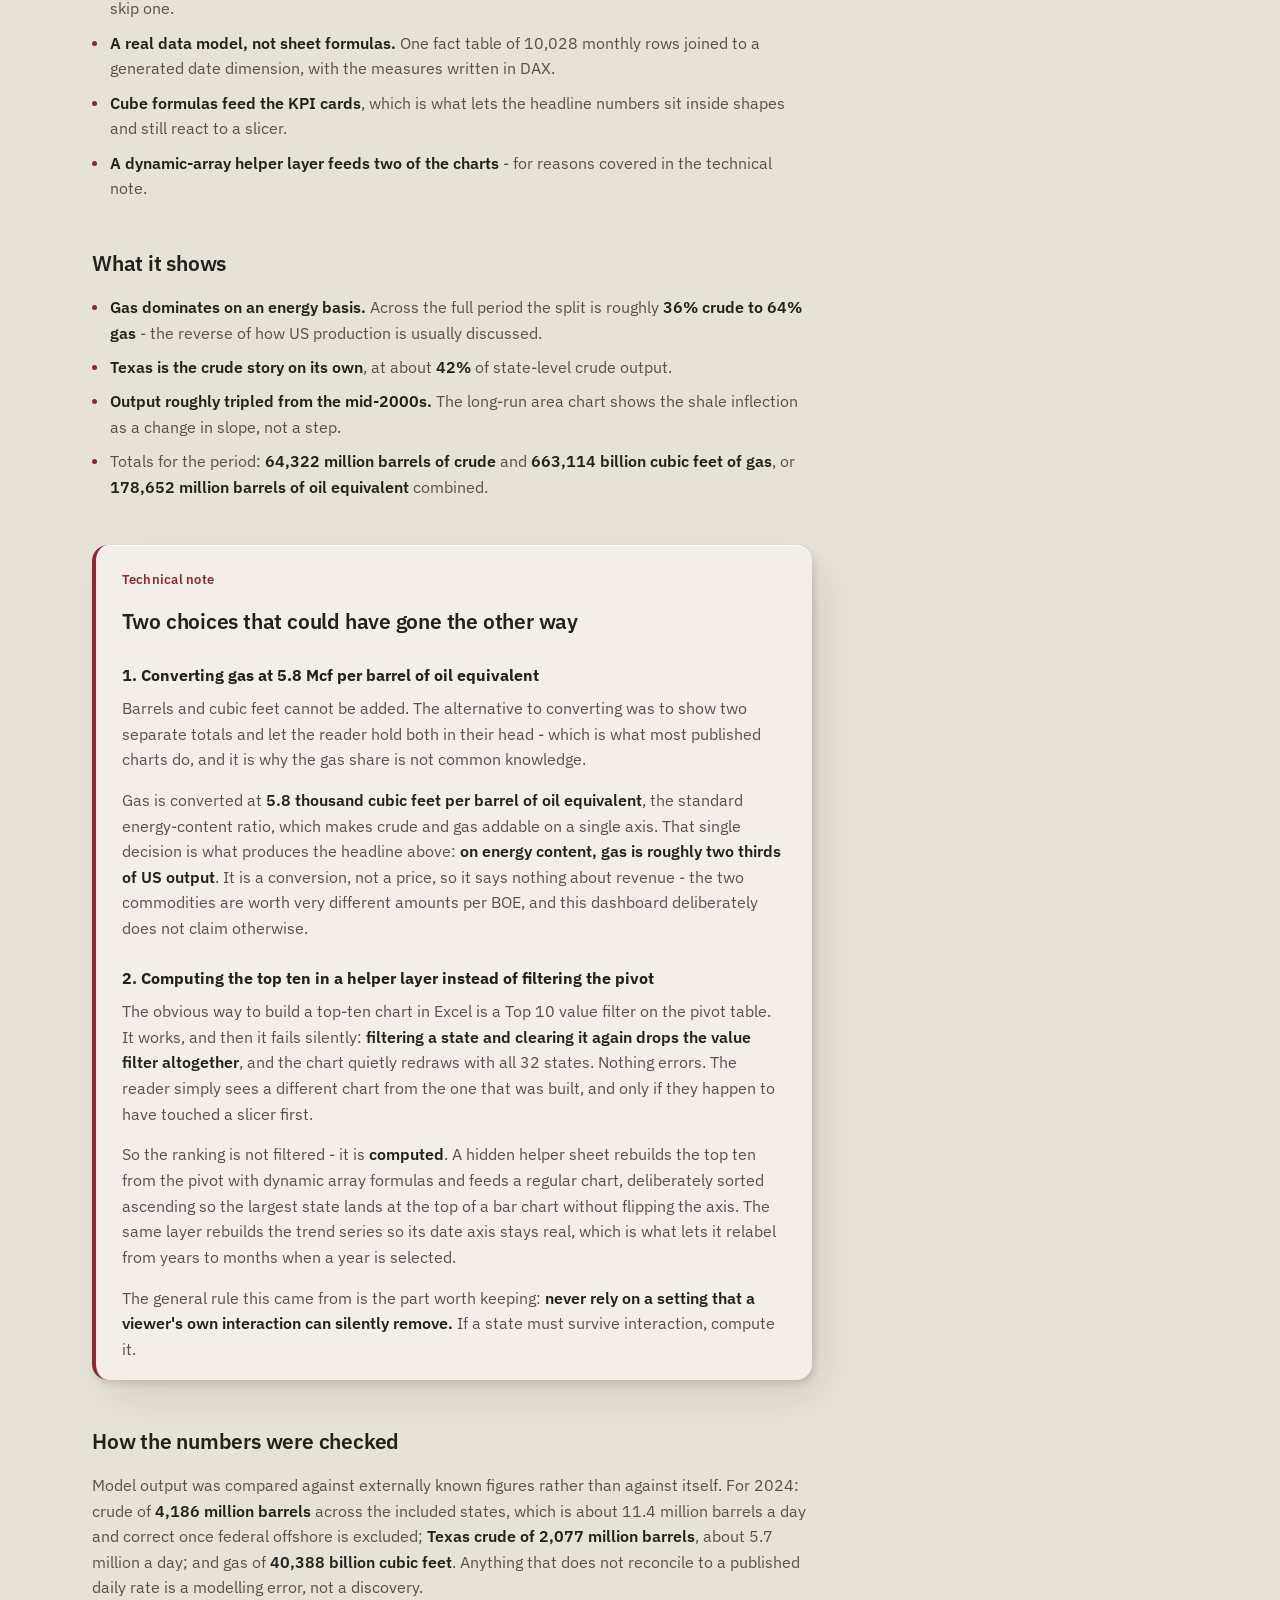
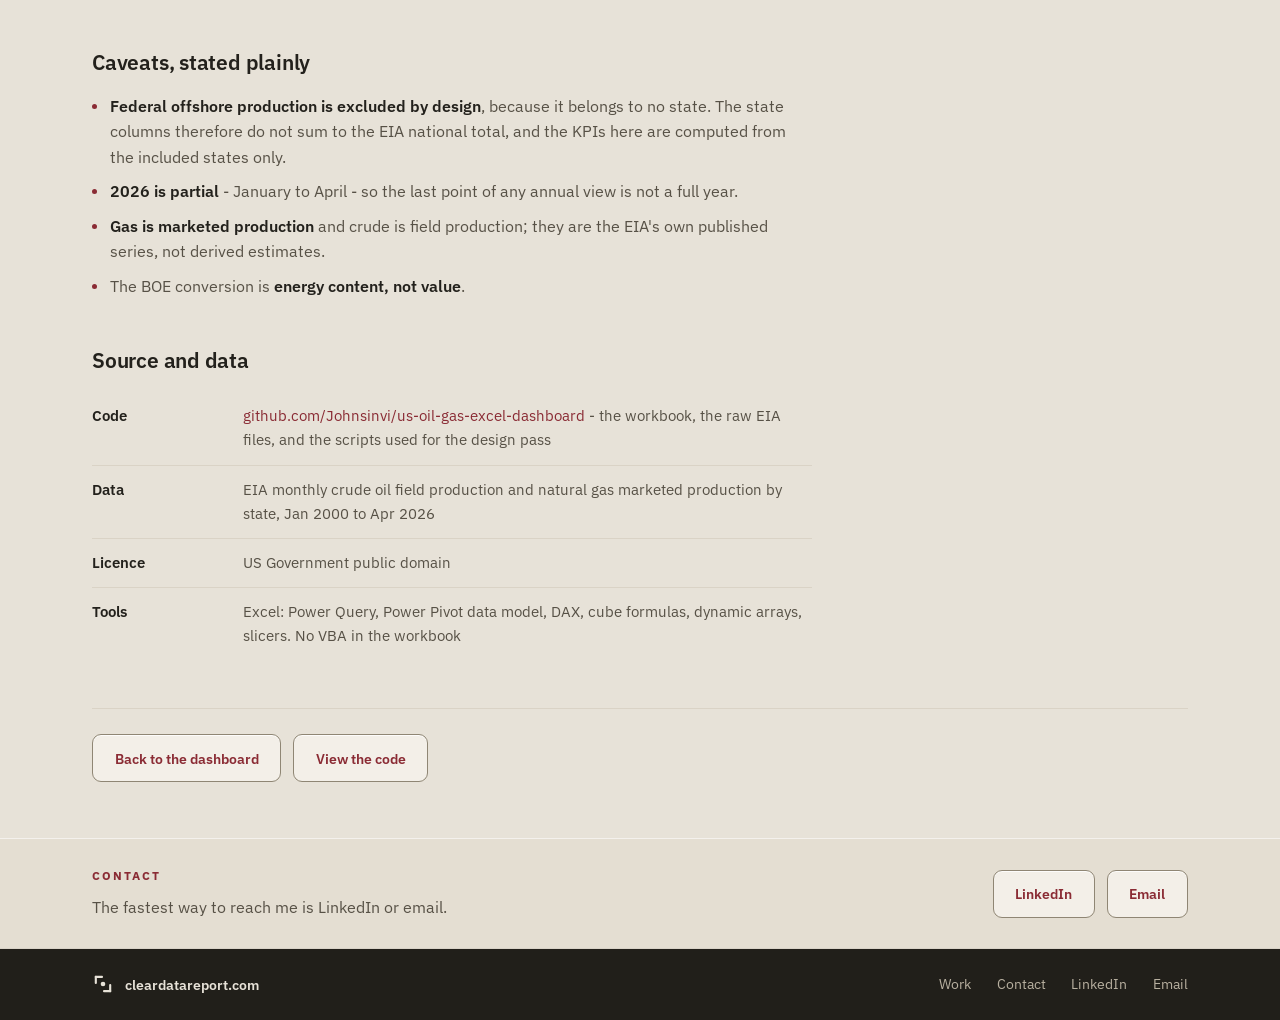
<file: method/oil-gas/index.html>
<!DOCTYPE html>
<html lang="en">
<head>
  <meta charset="UTF-8" />
  <meta name="viewport" content="width=device-width, initial-scale=1.0" />
  <title>Oil and Gas Production: source and method | Clear Data Report</title>
  <meta name="description" content="How the US oil and gas dashboard was built in native Excel: Power Query ETL, a data model with DAX, and the barrel-of-oil-equivalent conversion that lets crude and gas be added at all." />

  <link rel="icon" type="image/svg+xml" href="../../assets/favicon.svg" />
  <meta name="theme-color" content="#E7E2D8" />
  <meta property="og:type" content="article" />
  <meta property="og:title" content="Oil and Gas Production: source and method" />
  <meta property="og:description" content="Twenty-six years of EIA monthly production, modelled inside one Excel workbook with no VBA." />
  <meta property="og:url" content="https://cleardatareport.com/method/oil-gas/" />
  <meta property="og:image" content="https://cleardatareport.com/assets/og-image.png" />
  <meta property="og:image:width" content="1200" />
  <meta property="og:image:height" content="630" />
  <meta name="twitter:card" content="summary_large_image" />
  <meta name="twitter:title" content="Oil and Gas Production: source and method" />
  <meta name="twitter:description" content="Twenty-six years of EIA monthly production, modelled inside one Excel workbook with no VBA." />
  <meta name="twitter:image" content="https://cleardatareport.com/assets/og-image.png" />

  <link rel="stylesheet" href="../../assets/method.css" />
</head>
<body id="top">

  <header>
    <div class="header-inner">
      <a href="../../" class="brand">
        <span class="mark">
          <svg width="26" height="26" viewBox="0 0 32 32" fill="currentColor" aria-hidden="true">
            <rect x="4" y="4" width="12" height="3.1" rx="1.4"/>
            <rect x="4" y="4" width="3.1" height="12" rx="1.4"/>
            <rect x="16" y="24.9" width="12" height="3.1" rx="1.4"/>
            <rect x="24.9" y="16" width="3.1" height="12" rx="1.4"/>
            <circle cx="16" cy="16" r="3.4"/>
          </svg>
        </span>
        <span class="word">Clear Data Report</span>
      </a>
      <nav>
        <a href="../../#work">Work</a>
        <a href="../../#contact">Contact</a>
      </nav>
    </div>
  </header>

  <main>

    <div class="doc-head">
      <p class="eyebrow">Excel | Source and method</p>
      <h1>Put crude and gas on one scale, and gas carries 64% of the energy.</h1>
      <p class="standfirst">
        Twenty-six years of US monthly oil and gas production, modelled and
        visualised entirely inside one Excel workbook. Power Query does the
        cleaning, a data model does the maths, and there is no VBA anywhere in it.
      </p>
      <div class="doc-meta">
        <span class="chip">Excel</span>
        <span class="chip">Power Query</span>
        <span class="chip">Power Pivot</span>
        <span class="chip">DAX</span>
        <span class="chip">Dynamic arrays</span>
        <span class="chip">EIA</span>
      </div>

      <div class="figures" aria-label="Key figures">
        <div class="figures-grid">
          <div class="figure">
            <b>178.7B</b>
            <span>Barrels of oil equivalent, Jan 2000 to Apr 2026</span>
          </div>
          <div class="figure">
            <b>64%</b>
            <span>Of that energy is natural gas, not crude</span>
          </div>
          <div class="figure">
            <b>42%</b>
            <span>Texas share of state-level crude output</span>
          </div>
          <div class="figure">
            <b>32</b>
            <span>Producing states, at monthly grain</span>
          </div>
        </div>
      </div>
    </div>

    <div class="doc-body">

      <section>
        <h2>The question</h2>
        <p>
          The EIA publishes US crude oil production in thousands of barrels and natural
          gas production in millions of cubic feet, in two separate files, each with
          three header rows and dates stored as serial numbers. They describe the same
          industry in units that cannot be added together.
        </p>
        <p>
          So the question is not only which states produce the most - it is
          <strong>what US hydrocarbon output actually looks like when crude and gas are
          measured on one scale</strong>. That turns out to change the answer, which is
          the subject of the technical note below.
        </p>
        <p>
          There is a second question behind this build, aimed at a different audience:
          <strong>can plain Excel produce a dashboard that stands next to dedicated
          visualisation software?</strong> No add-ins, no macros, nothing that is not in
          the box.
        </p>
      </section>

      <section>
        <h2>How it is structured</h2>
        <p>
          One dashboard sheet, four zones, with the pivot and helper layers hidden
          behind it. Every visual responds to the same two slicers, so the whole sheet
          answers as one instrument rather than four charts that happen to share a page.
        </p>
        <table class="job-table">
          <tbody>
            <tr>
              <th>Title bar and KPI row</th>
              <td>Crude, gas, combined energy and the year-on-year move. The values are text boxes linked to cube formulas, so they follow the slicers rather than sitting still</td>
            </tr>
            <tr>
              <th>Filter rail</th>
              <td>Year and State. Two slicers driving every pivot, chart and KPI on the sheet at once</td>
            </tr>
            <tr>
              <th>Trend and ranking</th>
              <td>Monthly output stacked by fuel, and the top ten producing states. The trend axis relabels itself: years across the full span, months once a year is selected</td>
            </tr>
            <tr>
              <th>Mix and long run</th>
              <td>The crude-to-gas split on an energy basis, and the full-period area chart that shows the shale inflection</td>
            </tr>
          </tbody>
        </table>

        <h3>The machinery underneath</h3>
        <ul>
          <li><strong>Power Query does all the cleaning.</strong> Four queries strip the header rows, drop the national and regional roll-up columns, unpivot the state columns to long form, extract the state name out of the description text, and filter to 2000 onward. No step is manual, so a refresh cannot silently skip one.</li>
          <li><strong>A real data model, not sheet formulas.</strong> One fact table of 10,028 monthly rows joined to a generated date dimension, with the measures written in DAX.</li>
          <li><strong>Cube formulas feed the KPI cards</strong>, which is what lets the headline numbers sit inside shapes and still react to a slicer.</li>
          <li><strong>A dynamic-array helper layer feeds two of the charts</strong> - for reasons covered in the technical note.</li>
        </ul>
      </section>

      <section>
        <h2>What it shows</h2>
        <ul>
          <li><strong>Gas dominates on an energy basis.</strong> Across the full period the split is roughly <strong>36% crude to 64% gas</strong> - the reverse of how US production is usually discussed.</li>
          <li><strong>Texas is the crude story on its own</strong>, at about <strong>42%</strong> of state-level crude output.</li>
          <li><strong>Output roughly tripled from the mid-2000s.</strong> The long-run area chart shows the shale inflection as a change in slope, not a step.</li>
          <li>Totals for the period: <strong>64,322 million barrels of crude</strong> and <strong>663,114 billion cubic feet of gas</strong>, or <strong>178,652 million barrels of oil equivalent</strong> combined.</li>
        </ul>
      </section>

      <section class="tech-note">
        <p class="note-lead">Technical note</p>
        <h2>Two choices that could have gone the other way</h2>

        <h3>1. Converting gas at 5.8 Mcf per barrel of oil equivalent</h3>
        <p>
          Barrels and cubic feet cannot be added. The alternative to converting was to
          show two separate totals and let the reader hold both in their head - which is
          what most published charts do, and it is why the gas share is not common
          knowledge.
        </p>
        <p>
          Gas is converted at <strong>5.8 thousand cubic feet per barrel of oil
          equivalent</strong>, the standard energy-content ratio, which makes crude and
          gas addable on a single axis. That single decision is what produces the
          headline above: <strong>on energy content, gas is roughly two thirds of US
          output</strong>. It is a conversion, not a price, so it says nothing about
          revenue - the two commodities are worth very different amounts per BOE, and
          this dashboard deliberately does not claim otherwise.
        </p>

        <h3>2. Computing the top ten in a helper layer instead of filtering the pivot</h3>
        <p>
          The obvious way to build a top-ten chart in Excel is a Top 10 value filter on
          the pivot table. It works, and then it fails silently:
          <strong>filtering a state and clearing it again drops the value filter
          altogether</strong>, and the chart quietly redraws with all 32 states. Nothing
          errors. The reader simply sees a different chart from the one that was built,
          and only if they happen to have touched a slicer first.
        </p>
        <p>
          So the ranking is not filtered - it is <strong>computed</strong>. A hidden
          helper sheet rebuilds the top ten from the pivot with dynamic array formulas
          and feeds a regular chart, deliberately sorted ascending so the largest state
          lands at the top of a bar chart without flipping the axis. The same layer
          rebuilds the trend series so its date axis stays real, which is what lets it
          relabel from years to months when a year is selected.
        </p>
        <p>
          The general rule this came from is the part worth keeping:
          <strong>never rely on a setting that a viewer's own interaction can silently
          remove.</strong> If a state must survive interaction, compute it.
        </p>
      </section>

      <section>
        <h2>How the numbers were checked</h2>
        <p>
          Model output was compared against externally known figures rather than against
          itself. For 2024: crude of <strong>4,186 million barrels</strong> across the
          included states, which is about 11.4 million barrels a day and correct once
          federal offshore is excluded; <strong>Texas crude of 2,077 million
          barrels</strong>, about 5.7 million a day; and gas of <strong>40,388 billion
          cubic feet</strong>. Anything that does not reconcile to a published daily rate
          is a modelling error, not a discovery.
        </p>
      </section>

      <section>
        <h2>Caveats, stated plainly</h2>
        <ul>
          <li><strong>Federal offshore production is excluded by design</strong>, because it belongs to no state. The state columns therefore do not sum to the EIA national total, and the KPIs here are computed from the included states only.</li>
          <li><strong>2026 is partial</strong> - January to April - so the last point of any annual view is not a full year.</li>
          <li><strong>Gas is marketed production</strong> and crude is field production; they are the EIA's own published series, not derived estimates.</li>
          <li>The BOE conversion is <strong>energy content, not value</strong>.</li>
        </ul>
      </section>

      <section>
        <h2>Source and data</h2>
        <div class="source-list">
          <div class="source-row">
            <span class="k">Code</span>
            <span class="v"><a href="https://github.com/Johnsinvi/us-oil-gas-excel-dashboard" target="_blank" rel="noopener">github.com/Johnsinvi/us-oil-gas-excel-dashboard</a> - the workbook, the raw EIA files, and the scripts used for the design pass</span>
          </div>
          <div class="source-row">
            <span class="k">Data</span>
            <span class="v">EIA monthly crude oil field production and natural gas marketed production by state, Jan 2000 to Apr 2026</span>
          </div>
          <div class="source-row">
            <span class="k">Licence</span>
            <span class="v">US Government public domain</span>
          </div>
          <div class="source-row">
            <span class="k">Tools</span>
            <span class="v">Excel: Power Query, Power Pivot data model, DAX, cube formulas, dynamic arrays, slicers. No VBA in the workbook</span>
          </div>
        </div>
      </section>

      <div class="doc-foot-nav">
        <a class="btn btn-ghost" href="../../#proj-3">Back to the dashboard</a>
        <a class="btn btn-ghost" href="https://github.com/Johnsinvi/us-oil-gas-excel-dashboard" target="_blank" rel="noopener">View the code</a>
      </div>

    </div>

  </main>

  <section id="contact" class="contact-band">
    <div class="contact-inner">
      <div>
        <span class="eyebrow">Contact</span>
        <p>The fastest way to reach me is LinkedIn or email.</p>
      </div>
      <div class="contact-actions">
        <a class="btn btn-ghost" href="https://www.linkedin.com/in/johndpereyra" target="_blank" rel="noopener">LinkedIn</a>
        <a class="btn btn-ghost" href="mailto:johnd.pereyra@gmail.com">Email</a>
      </div>
    </div>
  </section>

  <footer>
    <div class="footer-inner">
      <div class="footer-brand">
        <span class="mark">
          <svg width="22" height="22" viewBox="0 0 32 32" fill="currentColor" aria-hidden="true">
            <rect x="4" y="4" width="12" height="3.1" rx="1.4"/>
            <rect x="4" y="4" width="3.1" height="12" rx="1.4"/>
            <rect x="16" y="24.9" width="12" height="3.1" rx="1.4"/>
            <rect x="24.9" y="16" width="3.1" height="12" rx="1.4"/>
            <circle cx="16" cy="16" r="3.4"/>
          </svg>
        </span>
        <span>cleardatareport.com</span>
      </div>
      <div class="footer-links">
        <a href="../../">Work</a>
        <a href="../../#contact">Contact</a>
        <a href="https://www.linkedin.com/in/johndpereyra" target="_blank" rel="noopener">LinkedIn</a>
        <a href="mailto:johnd.pereyra@gmail.com">Email</a>
      </div>
    </div>
  </footer>

</body>
</html>
</file>
<file: assets/method.css>
/* ===== Bone Ledger, method pages =====
   Shared by the three write-ups under /method/. Same palette, type and depth
   language as index.html; only the layout differs (one reading column instead
   of a gallery wall). Font url() is relative to THIS file, so it resolves to
   assets/fonts/ from any page depth. No external requests. */

@font-face {
  font-family: 'IBM Plex Sans';
  src: url('fonts/IBMPlexSans-latin-var.woff2') format('woff2');
  font-weight: 400 700;
  font-style: normal;
  font-display: swap;
}

*, *::before, *::after { box-sizing: border-box; margin: 0; padding: 0; }

:root {
  --canvas: #E7E2D8;
  --header-bg: #EBE6DD;
  --card: #F3EFE8;
  --tray: #E1DBCF;
  --contact-bg: #E4DED2;
  --footer-bg: #211F1A;

  --ink: #23211C;
  --secondary: #575146;
  --muted: #575146;
  --accent: #8A2B34;
  --accent-dark: #5E141C;
  --on-accent: #FBF9F5;

  --chip-bg: #FBF9F5;
  --chip-border: #DAD3C6;
  --chip-text: #4A453B;
  --border: #8F8674;

  --footer-text: #B8B0A0;
  --footer-brand: #E7E2D8;

  --wrap: 1160px;
  --read: 720px;

  --hi-top: inset 0 1px 0 rgba(255,255,255,0.85);
  --sh-card: 3px 4px 8px -2px rgba(31,28,22,0.18), 12px 18px 40px -8px rgba(31,28,22,0.12);
  --sh-header: 0 1px 0 rgba(31,28,22,0.07), 0 12px 26px -16px rgba(31,28,22,0.30);
  --well-inset: inset 3px 4px 10px rgba(31,28,22,0.11), inset -1px -2px 3px rgba(255,255,255,0.55);
}

html { scroll-behavior: smooth; }

body {
  font-family: 'IBM Plex Sans', -apple-system, BlinkMacSystemFont, "Segoe UI", Roboto, sans-serif;
  background: var(--canvas);
  background-image: radial-gradient(circle at 30% 10%, #ECE7DD, #E1DBCF 70%);
  background-attachment: fixed;
  color: var(--ink);
  min-height: 100vh;
  line-height: 1.6;
  display: flex;
  flex-direction: column;
  -webkit-font-smoothing: antialiased;
  text-rendering: optimizeLegibility;
}

a { color: var(--accent); text-decoration: none; transition: color 0.18s; }
a:hover { color: var(--accent-dark); }
svg { display: block; }

/* ===== Header ===== */
header {
  position: sticky; top: 0; z-index: 20; height: 78px;
  background: rgba(235, 230, 221, 0.9);
  backdrop-filter: blur(8px);
  box-shadow: var(--sh-header);
}
.header-inner {
  max-width: var(--wrap); margin: 0 auto; height: 100%; padding: 0 2rem;
  display: flex; align-items: center; justify-content: space-between;
}
.brand { display: inline-flex; align-items: center; gap: 12px; color: var(--ink); }
.brand:hover { color: var(--ink); }
.brand .word { font-size: 1.06rem; font-weight: 600; letter-spacing: -0.01em; }
header nav { display: flex; align-items: center; gap: 1.9rem; }
header nav a { color: var(--secondary); font-size: 0.94rem; font-weight: 500; }
header nav a:hover { color: var(--ink); }

/* ===== Layout ===== */
main { flex: 1; width: 100%; max-width: var(--wrap); margin: 0 auto; padding: 0 2rem; }
.reading { max-width: var(--read); }

.eyebrow {
  font-size: 0.75rem; font-weight: 700; letter-spacing: 0.16em;
  text-transform: uppercase; color: var(--accent);
}

.doc-head { padding: 3.5rem 0 0; }
.doc-head h1 {
  font-size: 2.5rem; font-weight: 600; letter-spacing: -0.02em; line-height: 1.12;
  margin: 0.9rem 0 0; max-width: var(--read); text-wrap: balance;
}
.doc-head p.standfirst {
  font-size: 1.14rem; color: var(--secondary); max-width: var(--read); margin: 1.1rem 0 0;
}
.doc-meta {
  display: flex; flex-wrap: wrap; gap: 0.5rem; margin-top: 1.4rem;
}
.chip {
  display: inline-flex; align-items: center; height: 30px; padding: 0 0.9rem;
  border-radius: 999px; background: var(--chip-bg); border: 1px solid var(--chip-border);
  color: var(--chip-text); font-size: 0.75rem; font-weight: 600;
  box-shadow: var(--hi-top);
}

/* ===== Numbers first (Nayara's pattern: the figures before the prose) ===== */
.figures {
  margin: 2.6rem 0 0;
  background: var(--tray); border-radius: 18px; padding: 1rem;
  box-shadow: var(--well-inset);
}
.figures-grid {
  display: grid; grid-template-columns: repeat(4, 1fr); gap: 0.85rem;
}
.figure {
  background: var(--card); border-radius: 12px; padding: 0.95rem 1.05rem;
  box-shadow: var(--hi-top), 2px 3px 6px -2px rgba(31,28,22,0.14);
}
.figure b {
  display: block; font-size: 1.6rem; font-weight: 700; line-height: 1.1;
  color: var(--accent); font-variant-numeric: tabular-nums; letter-spacing: -0.015em;
}
.figure span {
  display: block; margin-top: 0.35rem; font-size: 0.78rem; color: var(--secondary);
  line-height: 1.35;
}

/* ===== Body sections ===== */
.doc-body { padding: 1rem 0 0; }
.doc-body section { margin-top: 2.8rem; }
.doc-body h2 {
  font-size: 1.32rem; font-weight: 600; letter-spacing: -0.01em; color: var(--ink);
  margin-bottom: 0.9rem;
}
.doc-body h3 {
  font-size: 1rem; font-weight: 700; color: var(--ink); margin: 1.5rem 0 0.5rem;
}
.doc-body p { color: var(--secondary); margin-bottom: 0.95rem; max-width: var(--read); }
.doc-body p strong, .doc-body li strong { color: var(--ink); font-weight: 600; }
.doc-body ul { list-style: none; max-width: var(--read); margin-bottom: 0.95rem; }
.doc-body ul li {
  color: var(--secondary); padding-left: 1.15rem; position: relative; margin-bottom: 0.55rem;
}
.doc-body ul li::before {
  content: ""; position: absolute; left: 0; top: 0.62em;
  width: 5px; height: 5px; border-radius: 50%; background: var(--accent);
}

/* structure table: one stated job per page/zone (Marius Helle's pattern) */
.job-table { width: 100%; border-collapse: collapse; max-width: var(--read); margin-bottom: 0.95rem; }
.job-table th, .job-table td {
  text-align: left; padding: 0.6rem 0.9rem 0.6rem 0;
  border-bottom: 1px solid var(--chip-border); vertical-align: top;
  font-size: 0.94rem;
}
.job-table th {
  color: var(--ink); font-weight: 600; white-space: nowrap; padding-right: 1.4rem;
  width: 34%;
}
.job-table td { color: var(--secondary); }

/* the defended choice - the one section that earns the page */
.tech-note {
  background: var(--card); border-radius: 16px; border-left: 4px solid var(--accent);
  padding: 1.5rem 1.6rem 1.1rem; box-shadow: var(--sh-card), var(--hi-top);
  max-width: var(--read);
}
.tech-note h2 { margin-bottom: 0.4rem; }
.tech-note .note-lead { font-size: 0.82rem; font-weight: 600; color: var(--accent); margin-bottom: 0.9rem; letter-spacing: 0.02em; }
.tech-note p:last-child, .tech-note ul:last-child { margin-bottom: 0; }

/* source block */
.source-list { max-width: var(--read); }
.source-row {
  display: flex; gap: 1.2rem; padding: 0.75rem 0;
  border-bottom: 1px solid var(--chip-border);
  font-size: 0.94rem; flex-wrap: wrap;
}
.source-row:last-child { border-bottom: none; }
.source-row .k { color: var(--ink); font-weight: 600; min-width: 132px; }
.source-row .v { color: var(--secondary); flex: 1; min-width: 220px; word-break: break-word; }

.doc-foot-nav {
  margin: 3rem 0 0; padding-top: 1.6rem; border-top: 1px solid var(--chip-border);
  display: flex; gap: 0.75rem; flex-wrap: wrap;
}
.btn {
  display: inline-flex; align-items: center; gap: 0.45rem;
  font-size: 0.9rem; font-weight: 600; border-radius: 9px;
  transition: all 0.18s; cursor: pointer;
  height: 48px; padding: 0 1.35rem;
}
.btn-ghost {
  background: var(--card); color: var(--accent);
  border: 1px solid var(--border); box-shadow: var(--hi-top);
}
.btn-ghost:hover { border-color: var(--accent); color: var(--accent-dark); }

/* ===== Contact + footer (same as the home page) ===== */
.contact-band {
  margin-top: 3.5rem; background: var(--contact-bg);
  box-shadow: inset 0 1px 0 rgba(255,255,255,0.6), inset 0 -1px 0 rgba(31,28,22,0.06);
}
.contact-inner {
  max-width: var(--wrap); margin: 0 auto; padding: 1.75rem 2rem;
  display: flex; align-items: center; justify-content: space-between; gap: 1.5rem; flex-wrap: wrap;
}
.contact-inner .eyebrow { display: block; margin-bottom: 0.6rem; }
.contact-inner p { font-size: 1rem; color: var(--secondary); }
.contact-actions { display: flex; gap: 0.75rem; flex-wrap: wrap; }

footer { background: var(--footer-bg); }
.footer-inner {
  max-width: var(--wrap); margin: 0 auto; padding: 1.5rem 2rem;
  display: flex; align-items: center; justify-content: space-between; gap: 1rem; flex-wrap: wrap;
}
.footer-brand { display: inline-flex; align-items: center; gap: 0.7rem; color: var(--footer-brand); }
.footer-brand span { font-size: 0.9rem; font-weight: 600; }
.footer-links { display: flex; gap: 1.6rem; flex-wrap: wrap; }
.footer-links a { color: var(--footer-text); font-size: 0.88rem; }
.footer-links a:hover { color: var(--footer-brand); }

/* ===== Responsive ===== */
@media (max-width: 860px) {
  .figures-grid { grid-template-columns: repeat(2, 1fr); }
}
@media (max-width: 720px) {
  .header-inner { padding: 0 1.2rem; }
  header nav { gap: 1rem; }
  main { padding: 0 1.2rem; }
  .doc-head { padding-top: 2.4rem; }
  .doc-head h1 { font-size: 1.85rem; }
  .doc-head p.standfirst { font-size: 1.02rem; }
  .figures-grid { grid-template-columns: 1fr; }
  .tech-note { padding: 1.2rem 1.2rem 0.9rem; }
  .job-table th { width: auto; }
  .contact-inner, .footer-inner { padding-left: 1.2rem; padding-right: 1.2rem; }
}
</file>
